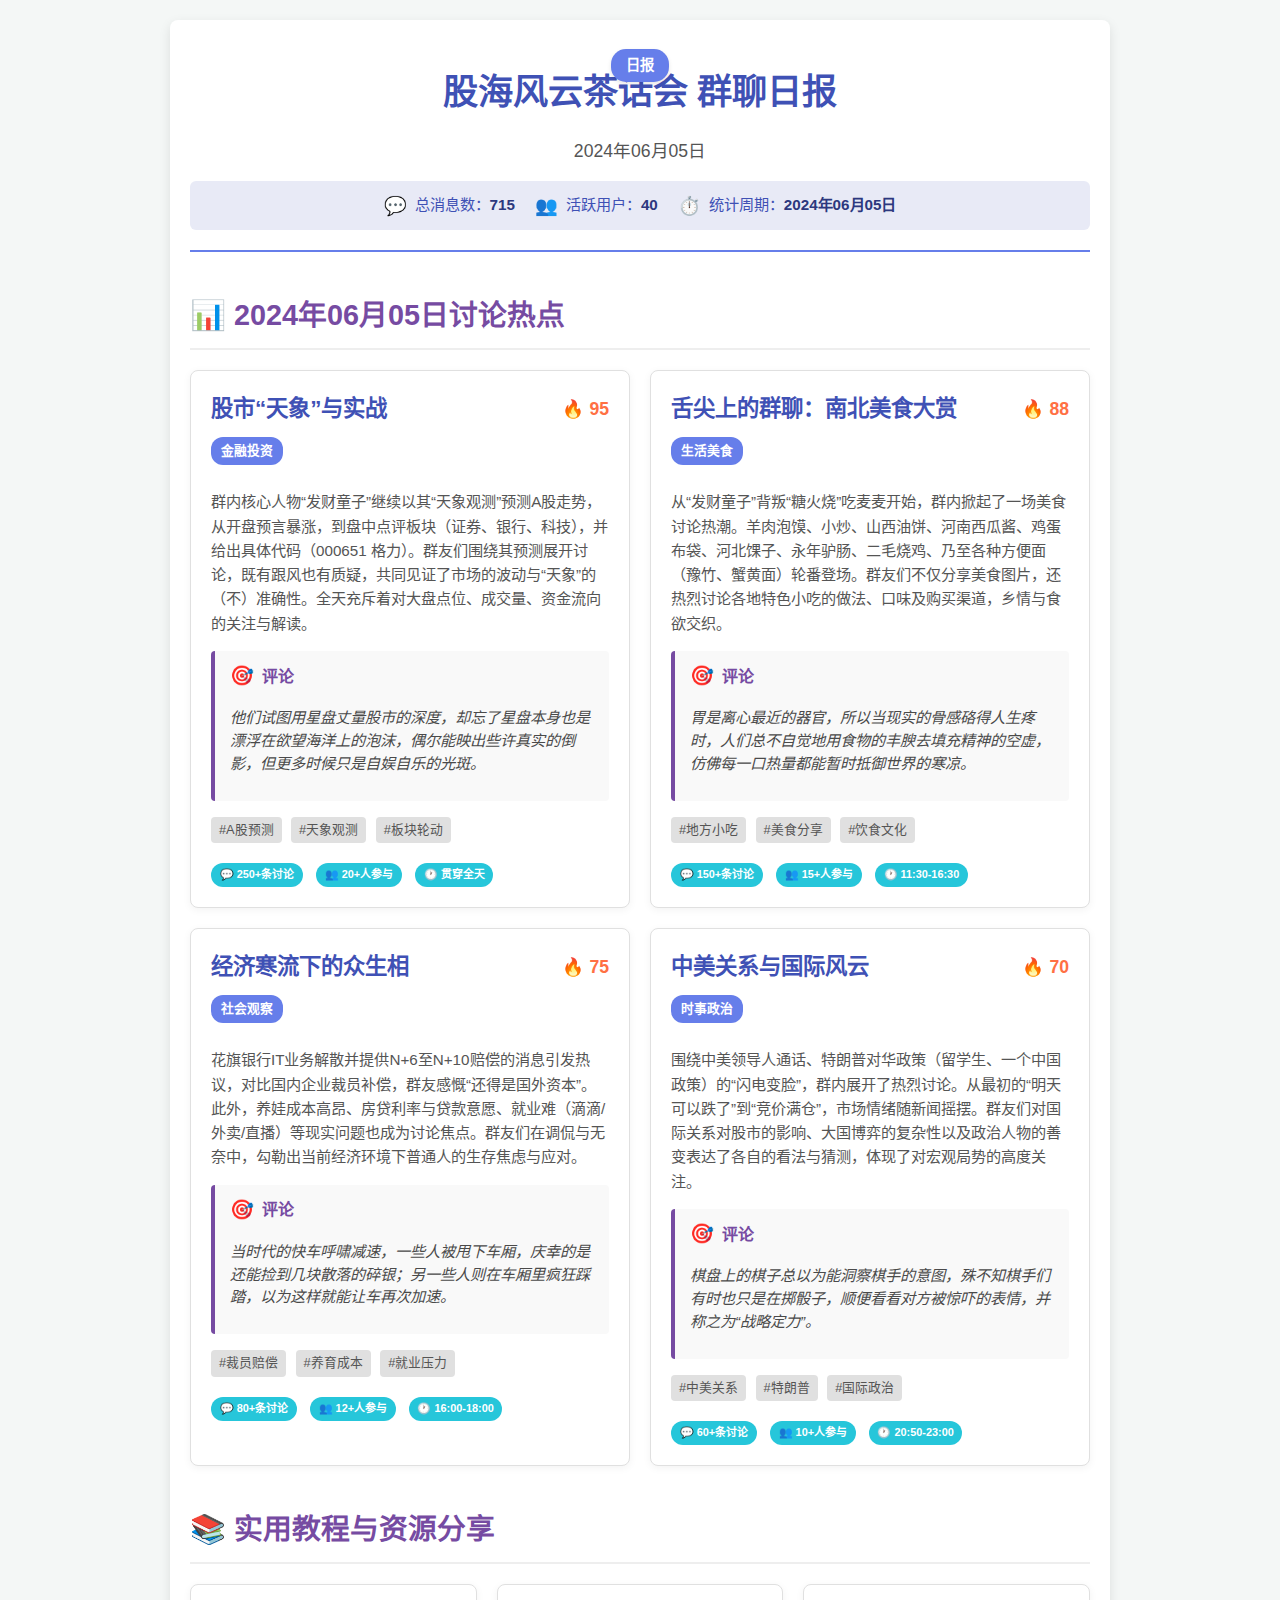
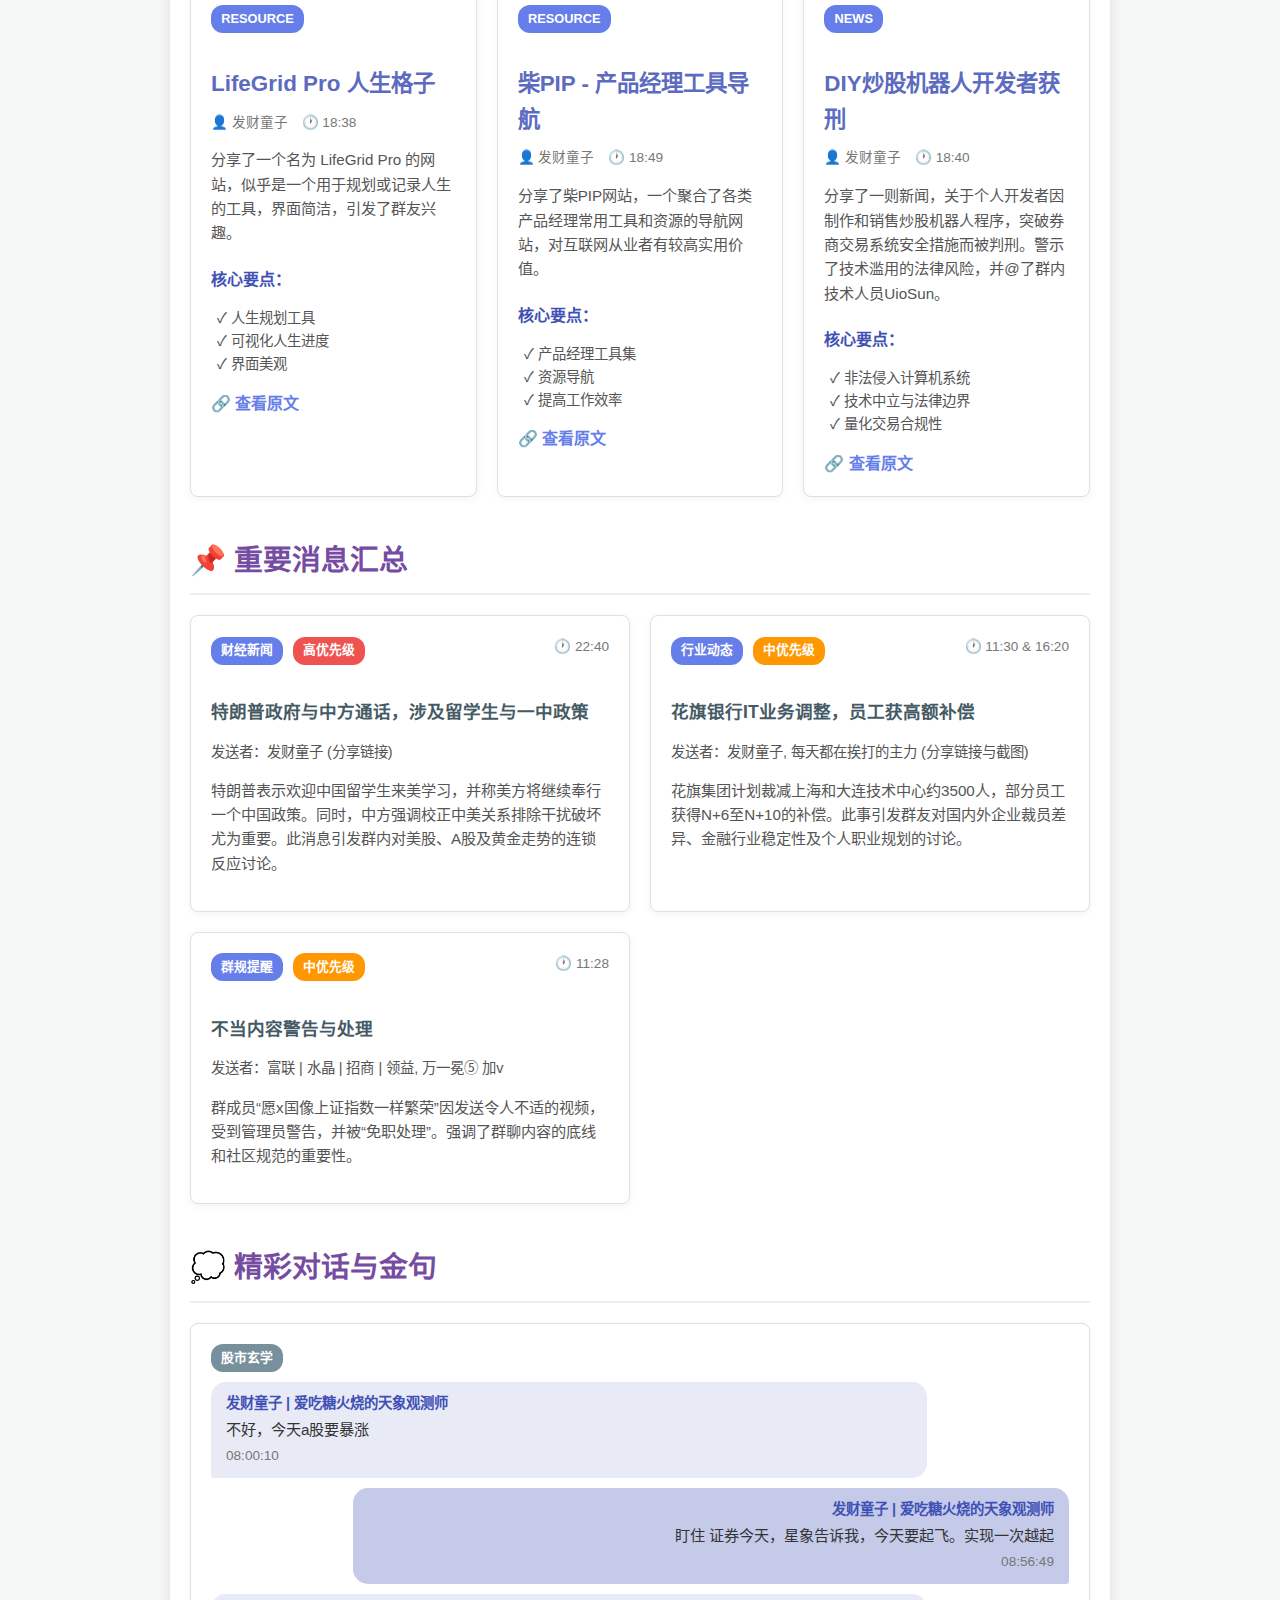
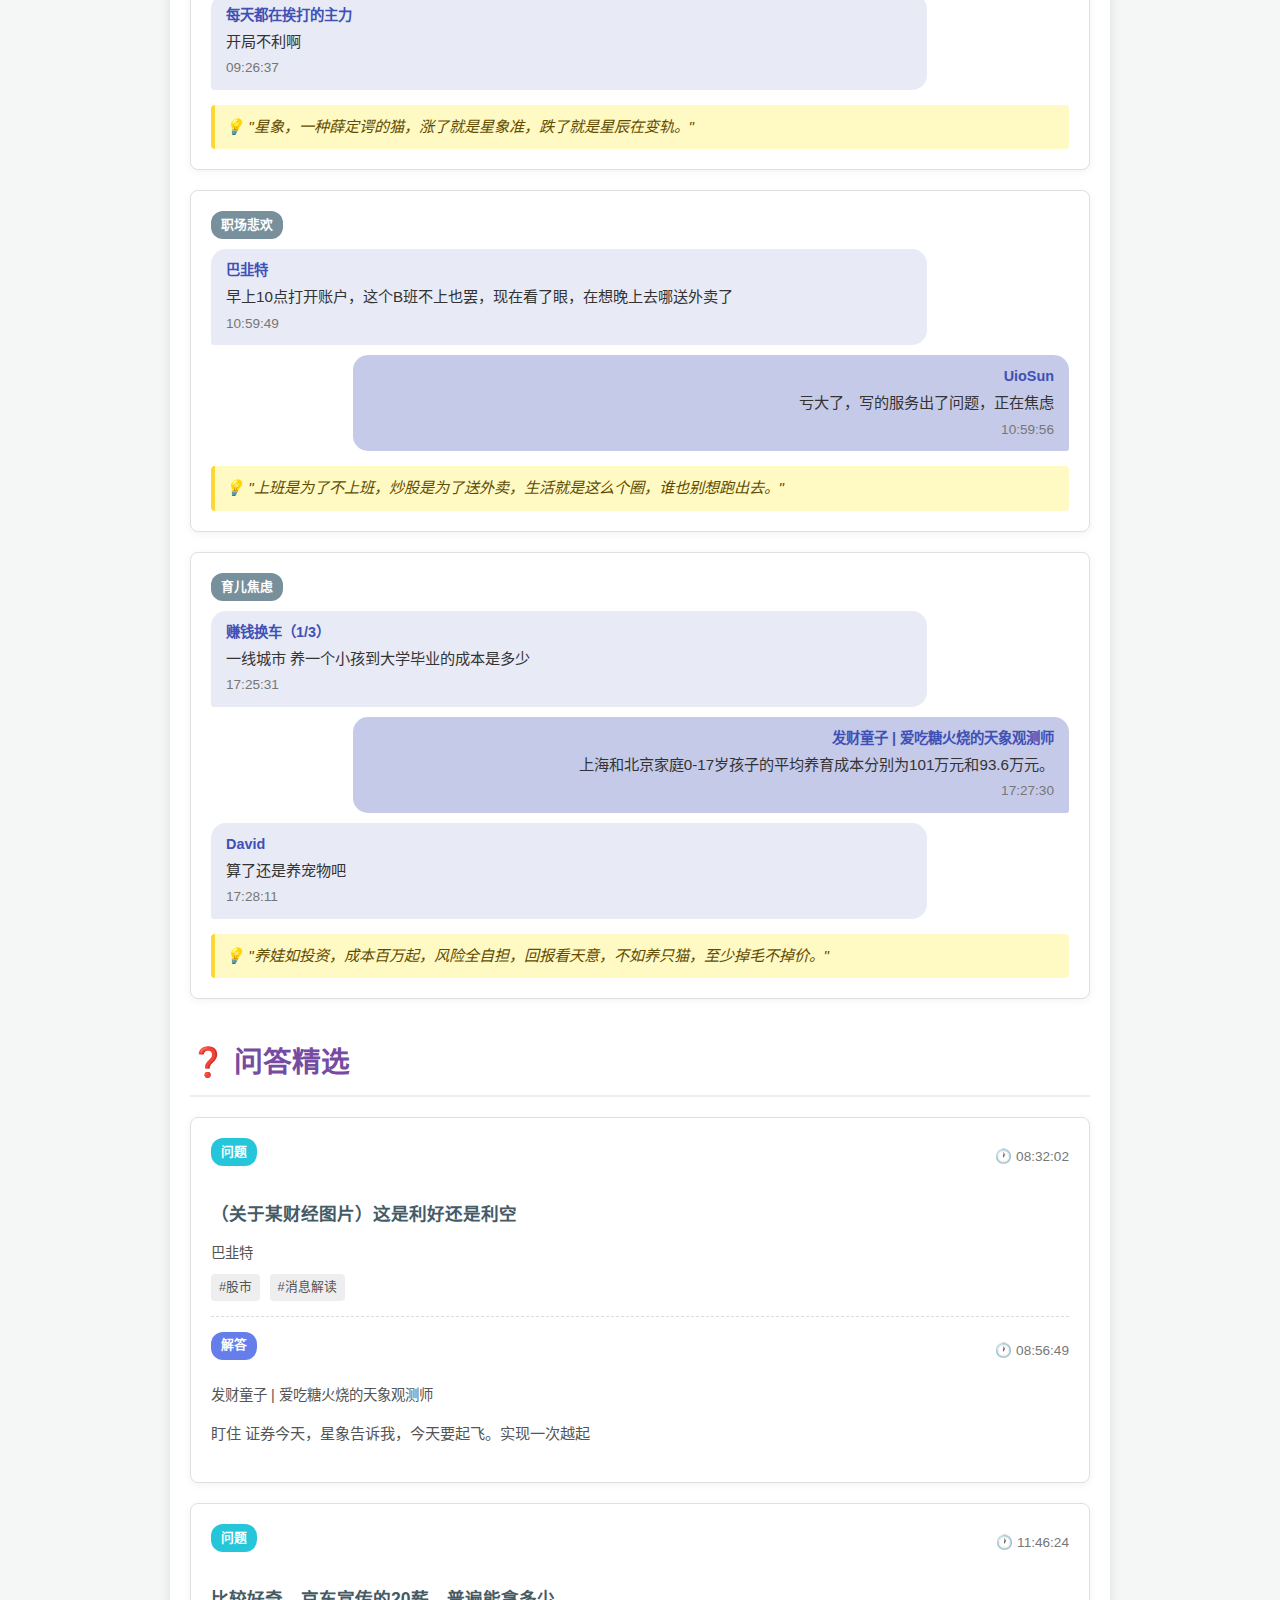
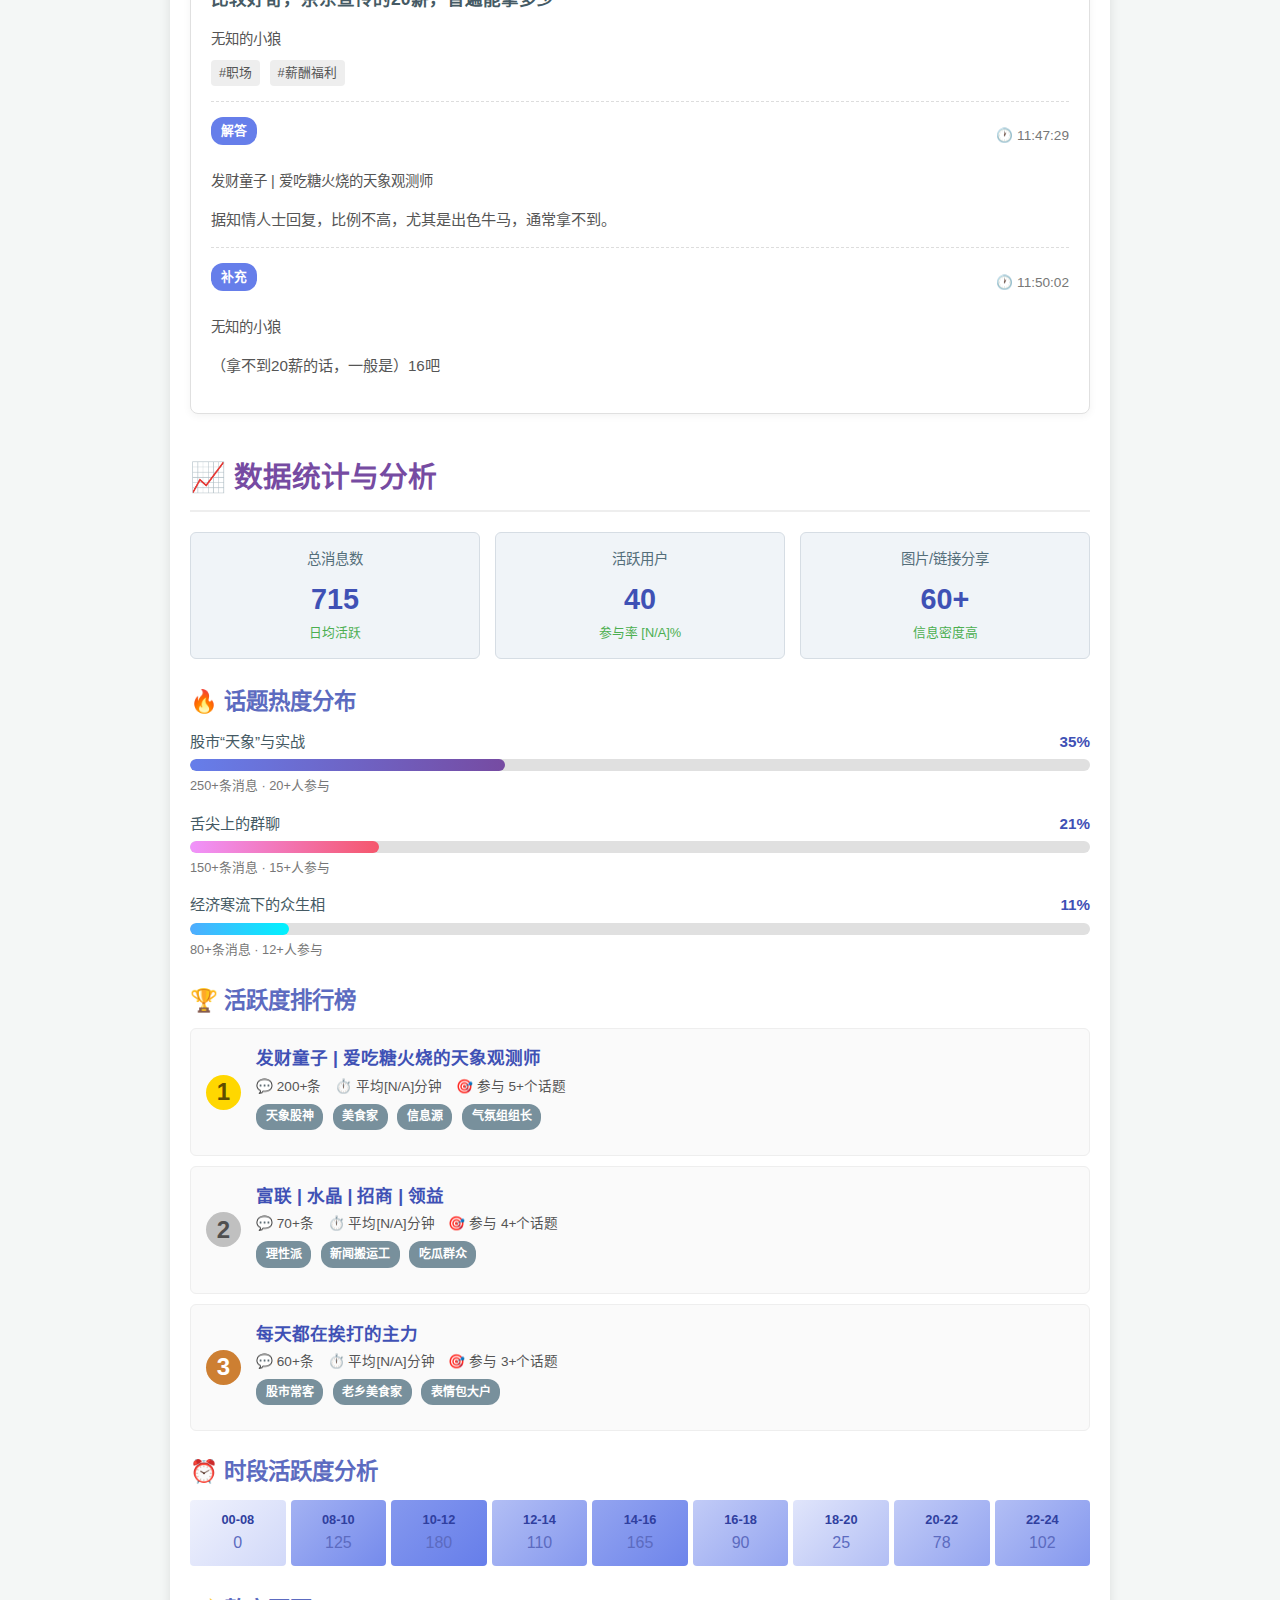
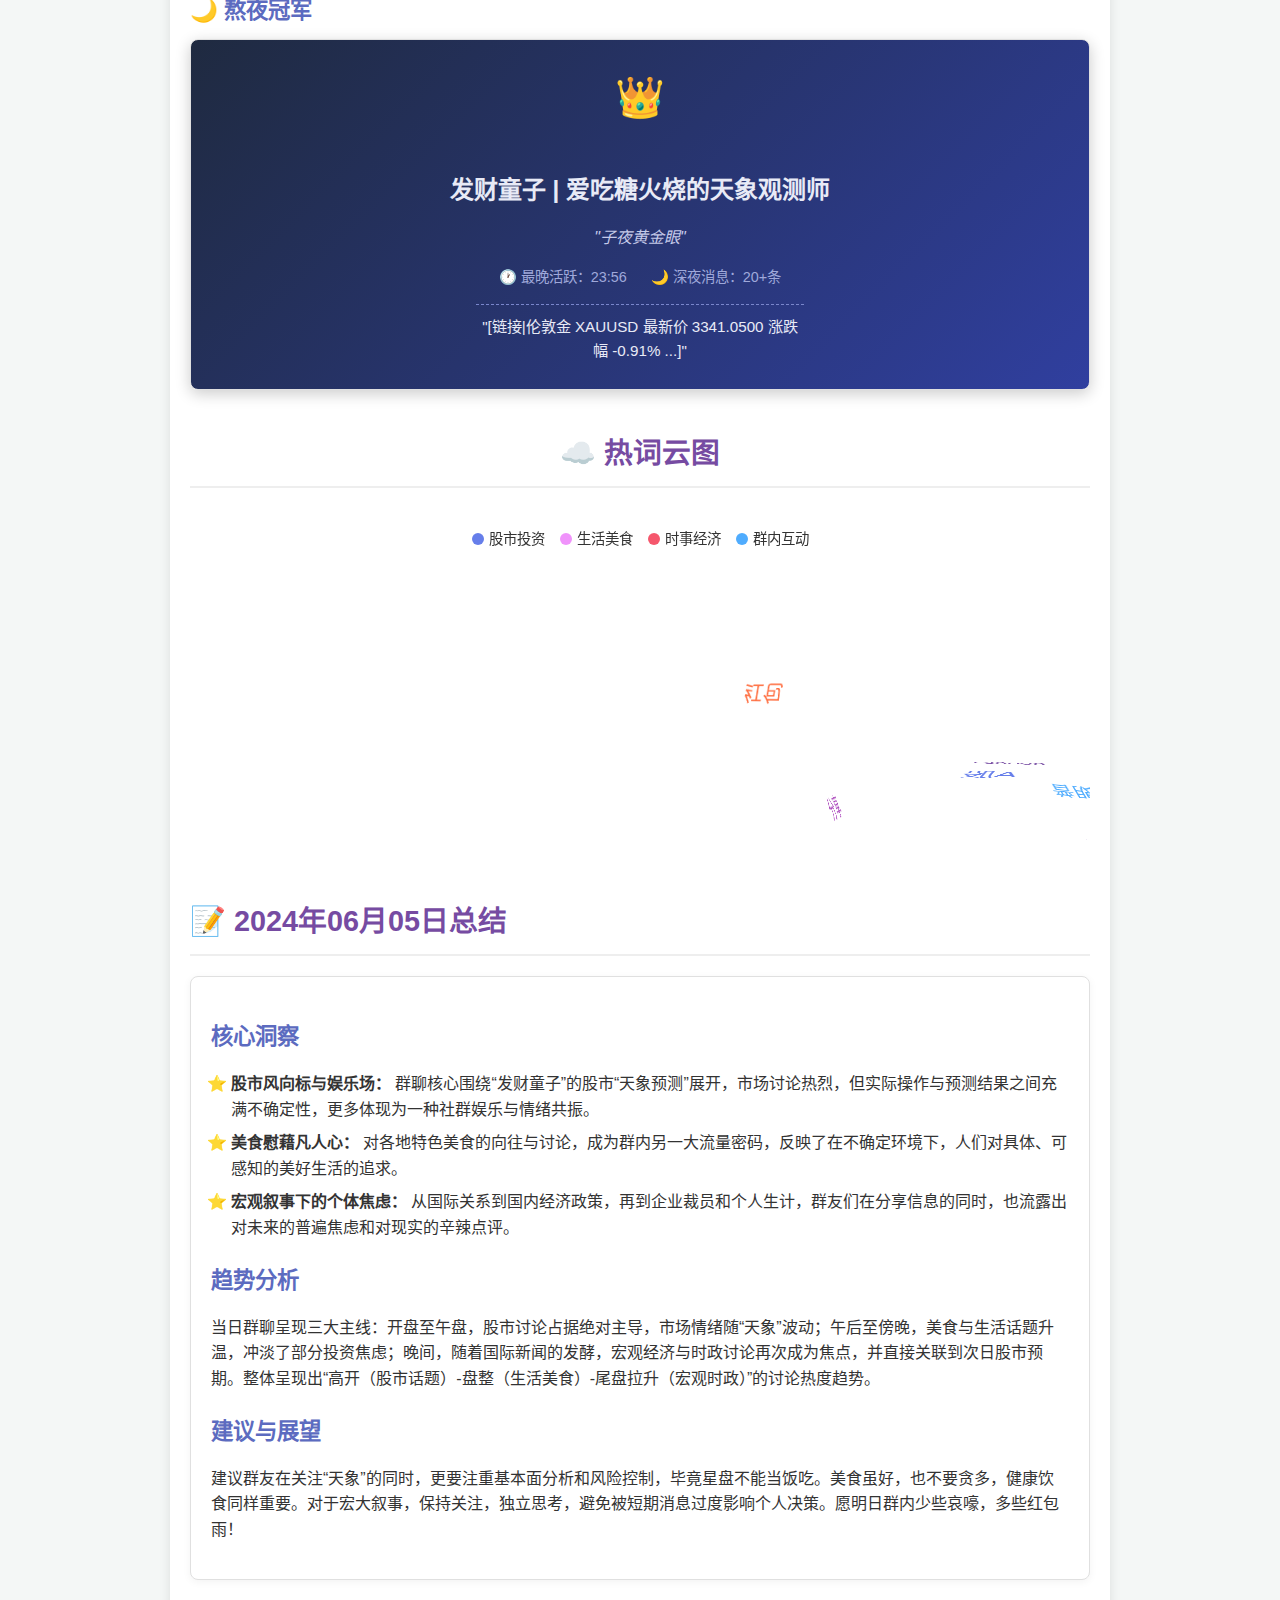
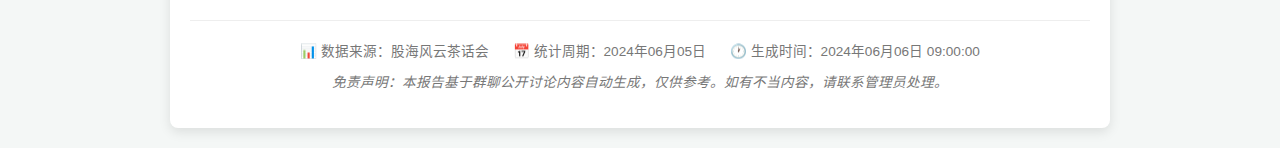
<file: index.html>
<!DOCTYPE html>
<html lang="zh-CN">
<head>
    <meta charset="UTF-8">
    <meta name="viewport" content="width=device-width, initial-scale=1.0">
    <title>股海风云茶话会 日报 - 2024年06月05日</title>
    <style>
        body {
            font-family: -apple-system, BlinkMacSystemFont, "Segoe UI", Roboto, "Helvetica Neue", Arial, sans-serif;
            line-height: 1.6;
            margin: 0;
            padding: 0;
            background-color: #f4f7f6;
            color: #333;
        }

        .container {
            max-width: 900px;
            margin: 20px auto;
            padding: 20px;
            background-color: #fff;
            border-radius: 8px;
            box-shadow: 0 4px 12px rgba(0, 0, 0, 0.1);
        }

        header {
            text-align: center;
            padding-bottom: 20px;
            border-bottom: 2px solid #667eea;
            margin-bottom: 30px;
            position: relative;
        }

        .report-type {
            position: absolute;
            top: -15px;
            left: 50%;
            transform: translateX(-50%);
            background-color: #667eea;
            color: white;
            padding: 5px 15px;
            border-radius: 15px;
            font-size: 0.9em;
            font-weight: bold;
            box-shadow: 0 2px 4px rgba(0,0,0,0.1);
        }

        header h1 {
            font-size: 2.2em;
            color: #3f51b5; /* Indigo */
            margin-bottom: 5px;
        }

        header .date {
            font-size: 1.1em;
            color: #555;
            margin-bottom: 15px;
        }

        .meta-info {
            display: flex;
            justify-content: center;
            align-items: center;
            gap: 20px;
            background-color: #e8eaf6; /* Light Indigo */
            padding: 10px;
            border-radius: 6px;
            font-size: 0.95em;
        }

        .meta-info-item {
            display: flex;
            align-items: center;
            color: #3f51b5;
        }
        .meta-info-item .meta-icon {
            font-size: 1.2em;
            margin-right: 8px;
        }
        .meta-info-item strong {
            color: #2c387e; /* Darker Indigo */
        }

        h2 {
            font-size: 1.8em;
            color: #764ba2; /* Purple */
            border-bottom: 2px solid #eee;
            padding-bottom: 10px;
            margin-top: 40px;
            margin-bottom: 20px;
        }
        
        h3 {
            font-size: 1.4em;
            color: #5c6bc0; /* Indigo Light */
            margin-bottom: 10px;
        }
        
        h4 {
            font-size: 1.1em;
            color: #455a64; /* Blue Grey */
            margin-bottom: 5px;
        }

        .card-grid {
            display: grid;
            gap: 20px;
        }

        .card-grid-1 { grid-template-columns: 1fr; }
        .card-grid-2 { grid-template-columns: repeat(auto-fit, minmax(300px, 1fr)); }
        .card-grid-3 { grid-template-columns: repeat(auto-fit, minmax(250px, 1fr)); }


        .card {
            background-color: #ffffff;
            border: 1px solid #e0e0e0;
            border-radius: 8px;
            padding: 20px;
            box-shadow: 0 2px 8px rgba(0, 0, 0, 0.05);
            transition: transform 0.2s ease-in-out, box-shadow 0.2s ease-in-out;
        }
        .card:hover {
            transform: translateY(-5px);
            box-shadow: 0 6px 16px rgba(0, 0, 0, 0.1);
        }

        .badge {
            display: inline-block;
            padding: 0.3em 0.8em;
            font-size: 0.8em;
            font-weight: 600;
            border-radius: 12px;
            margin-right: 5px;
            margin-bottom: 10px;
        }

        .badge-primary { background-color: #667eea; color: white; }
        .badge-secondary { background-color: #78909c; color: white; } /* Blue Grey */
        .badge-info { background-color: #26c6da; color: white; } /* Cyan */
        .priority-high { background-color: #ef5350; color: white; } /* Red */
        .priority-medium { background-color: #ff9800; color: white; } /* Orange */

        .topic-card-header {
            display: flex;
            justify-content: space-between;
            align-items: center;
            margin-bottom: 10px;
        }
        .topic-card-header h3 {
            margin: 0;
            color: #3f51b5;
        }

        .topic-heat {
            display: flex;
            align-items: center;
            font-size: 1.1em;
            color: #ff7043; /* Deep Orange */
        }
        .topic-heat span {
            margin-left: 5px;
            font-weight: bold;
        }
        
        .topic-summary, .tutorial-summary, .message-content p, .answer-content p {
            color: #555;
            font-size: 0.95em;
            margin-bottom: 15px;
        }

        .deep-comment {
            background-color: #f9f9f9;
            border-left: 4px solid #764ba2;
            padding: 10px 15px;
            margin-top: 15px;
            margin-bottom: 15px;
            border-radius: 4px;
        }
        .comment-header {
            display: flex;
            align-items: center;
            margin-bottom: 5px;
        }
        .comment-icon {
            font-size: 1.2em;
            color: #764ba2;
            margin-right: 8px;
        }
        .comment-label {
            font-weight: bold;
            color: #764ba2;
        }
        .comment-text {
            font-style: italic;
            color: #4a4a4a;
            font-size: 0.95em;
            line-height: 1.5;
        }

        .topic-keywords .keyword {
            display: inline-block;
            background-color: #e0e0e0;
            color: #555;
            padding: 3px 8px;
            border-radius: 4px;
            font-size: 0.8em;
            margin-right: 5px;
            margin-bottom: 5px;
        }

        .topic-stats {
            margin-top: 15px;
            font-size: 0.85em;
            display: flex;
            flex-wrap: wrap;
            gap: 8px;
        }
        .topic-stats .badge { margin-bottom: 0; }
        
        .tutorial-meta {
            font-size: 0.85em;
            color: #777;
            margin-bottom: 10px;
        }
        .tutorial-meta span { margin-right: 10px; }
        
        .key-points ul {
            list-style-type: "✓ ";
            padding-left: 20px;
            font-size: 0.9em;
            color: #555;
        }
        .key-points h4 {
            font-size: 1em;
            color: #3f51b5;
            margin-bottom: 5px;
        }

        .tutorial-link a {
            color: #667eea;
            text-decoration: none;
            font-weight: bold;
        }
        .tutorial-link a:hover { text-decoration: underline; }

        .message-header {
            display: flex;
            justify-content: space-between;
            align-items: flex-start;
            margin-bottom: 10px;
        }
        .message-time {
            font-size: 0.85em;
            color: #777;
        }
        .message-sender {
            font-size: 0.9em;
            color: #555;
            margin-bottom: 8px;
        }

        .dialogue-content {
            margin-bottom: 15px;
        }
        .dialogue-bubble {
            padding: 10px 15px;
            border-radius: 15px;
            margin-bottom: 10px;
            max-width: 80%;
            word-wrap: break-word;
        }
        .dialogue-bubble.left {
            background-color: #e8eaf6; /* Light Indigo */
            margin-right: auto;
            border-bottom-left-radius: 3px;
        }
        .dialogue-bubble.right {
            background-color: #c5cae9; /* Indigo lighter */
            margin-left: auto;
            border-bottom-right-radius: 3px;
            text-align: right;
        }
        .dialogue-speaker {
            font-weight: bold;
            font-size: 0.9em;
            color: #3f51b5;
            margin-bottom: 3px;
        }
        .dialogue-bubble p { margin: 0; font-size: 0.95em; }

        .dialogue-highlight {
            background-color: #fff9c4; /* Light Yellow */
            border-left: 4px solid #fdd835; /* Yellow */
            padding: 10px;
            font-style: italic;
            font-size: 0.95em;
            color: #5f4c00;
            border-radius: 4px;
        }
        
        .question { margin-bottom: 15px; }
        .question-header, .answer-header {
            display: flex;
            justify-content: space-between;
            align-items: center;
            margin-bottom: 5px;
        }
        .question-time, .answer-time { font-size: 0.85em; color: #777; }
        .question-asker, .answer-responder { font-size: 0.9em; color: #555; margin-bottom: 8px; }
        .question-tags .tag {
            display: inline-block;
            background-color: #eee;
            color: #555;
            padding: 3px 8px;
            border-radius: 4px;
            font-size: 0.8em;
            margin-right: 5px;
        }
        .answers .answer {
            border-top: 1px dashed #ddd;
            padding-top: 15px;
        }
        
        .analytics-grid {
            display: grid;
            grid-template-columns: repeat(auto-fit, minmax(200px, 1fr));
            gap: 15px;
            margin-bottom: 25px;
        }
        .stat-card {
            background-color: #f0f4f8; /* Light blue-grey */
            padding: 15px;
            border-radius: 6px;
            text-align: center;
            border: 1px solid #d6dde4;
        }
        .stat-label { font-size: 0.9em; color: #546e7a; /* Blue Grey Darker */ margin-bottom: 5px; }
        .stat-number { font-size: 1.8em; font-weight: bold; color: #3f51b5; }
        .stat-change { font-size: 0.8em; color: #4caf50; /* Green */ }
        .stat-card .stat-change.negative { color: #f44336; /* Red */ }

        .heat-distribution .heat-item {
            margin-bottom: 15px;
        }
        .heat-header {
            display: flex;
            justify-content: space-between;
            margin-bottom: 5px;
            font-size: 0.95em;
        }
        .heat-topic { font-weight: 500; color: #455a64; }
        .heat-percentage { font-weight: bold; color: #3f51b5; }
        .heat-bar {
            height: 12px;
            background-color: #e0e0e0;
            border-radius: 6px;
            overflow: hidden;
        }
        .heat-fill {
            height: 100%;
            border-radius: 6px;
        }
        .heat-stats {
            font-size: 0.8em;
            color: #777;
            margin-top: 5px;
        }
        
        .participants-ranking .participant-card {
            display: flex;
            align-items: center;
            background-color: #fafafa;
            padding: 15px;
            border-radius: 6px;
            margin-bottom: 10px;
            border: 1px solid #eee;
        }
        .participant-rank {
            font-size: 1.5em;
            font-weight: bold;
            color: #fff;
            width: 35px;
            height: 35px;
            border-radius: 50%;
            display: flex;
            align-items: center;
            justify-content: center;
            margin-right: 15px;
            flex-shrink: 0;
        }
        .rank-1 { background-color: #ffd700; color: #5f4c00;} /* Gold */
        .rank-2 { background-color: #c0c0c0; color: #4f4f4f;} /* Silver */
        .rank-3 { background-color: #cd7f32; color: #fff;} /* Bronze */
        .participant-info { flex-grow: 1; }
        .participant-name { font-weight: bold; font-size: 1.1em; color: #3f51b5; margin-bottom: 3px; }
        .participant-stats { font-size: 0.85em; color: #555; margin-bottom: 5px; }
        .participant-stats span { margin-right: 10px; }
        .participant-traits .badge { font-size: 0.75em; }

        .time-activity .time-chart {
            display: flex;
            flex-wrap: wrap; /* Allow wrapping for smaller screens */
            justify-content: space-between;
            gap: 5px; /* Add gap between slots */
        }
        .time-slot {
            flex: 1 1 calc(100%/12 - 10px); /* Adjust for 12 slots per row, considering gaps */
            min-width: 60px; /* Minimum width for readability */
            padding: 10px 5px;
            text-align: center;
            border-radius: 4px;
            margin-bottom: 5px; /* Add margin for rows */
            transition: background-color 0.3s ease;
        }
        .time-slot:hover {
             filter: brightness(110%);
        }
        .time-hour { font-size: 0.8em; font-weight: bold; color: #303f9f; /* Indigo Dark */ }
        .time-count { font-size: 1em; color: #5c6bc0; }

        .night-owl-card {
            background: linear-gradient(135deg, #1f2a40 0%, #303f9f 100%); /* Dark Blue gradient */
            color: white;
            padding: 25px;
            border-radius: 8px;
            text-align: center;
            box-shadow: 0 4px 15px rgba(0,0,0,0.2);
        }
        .owl-content {
            display: flex;
            flex-direction: column;
            align-items: center;
        }
        .owl-crown {
            font-size: 2.5em;
            margin-bottom: 10px;
        }
        .owl-info h4 {
            font-size: 1.5em;
            color: #e8eaf6; /* Light Indigo for contrast */
            margin-bottom: 5px;
        }
        .owl-title {
            font-size: 1em;
            font-style: italic;
            color: #c5cae9; /* Lighter Indigo */
            margin-bottom: 15px;
        }
        .owl-stats {
            font-size: 0.9em;
            color: #9fa8da; /* Even Lighter Indigo */
            margin-bottom: 15px;
        }
        .owl-stats span { margin: 0 10px; }
        .owl-quote {
            font-size: 0.95em;
            color: #e8eaf6;
            border-top: 1px dashed #7986cb;
            padding-top: 10px;
            max-width: 80%;
            margin: 0 auto;
        }

        .word-cloud {
            text-align: center;
        }
        .cloud-container {
            position: relative;
            width: 100%;
            height: 350px; /* Adjust as needed */
            perspective: 1000px;
            margin: 20px 0;
            overflow: hidden; /* Hide words outside bounds */
        }
        .cloud-3d {
            position: absolute;
            top: 50%;
            left: 50%;
            width: 100%; /* Ensure it spans */
            height: 100%; /* Ensure it spans */
            transform-style: preserve-3d;
            animation: rotateCloud 40s linear infinite;
        }
        .cloud-layer { /* Use this if you want multiple layers, or just put words in cloud-3d */
            position: absolute;
            width: 100%;
            height: 100%;
            transform-style: preserve-3d;
        }
        .cloud-word {
            position: absolute;
            padding: 5px 10px;
            border-radius: 5px;
            background-color: rgba(255, 255, 255, 0.1);
            cursor: default;
            user-select: none;
            /* Dynamic styles (left, top, font-size, color, transform) will be set inline */
        }
        @keyframes rotateCloud {
            0% { transform: translate(-50%, -50%) rotateY(0deg) rotateX(0deg); }
            100% { transform: translate(-50%, -50%) rotateY(360deg) rotateX(10deg); }
        }
        .cloud-legend {
            margin-top: 20px;
            display: flex;
            justify-content: center;
            flex-wrap: wrap;
            gap: 15px;
        }
        .legend-item {
            display: flex;
            align-items: center;
            font-size: 0.9em;
        }
        .legend-dot {
            width: 12px;
            height: 12px;
            border-radius: 50%;
            margin-right: 5px;
        }

        .summary ul {
            list-style-type: "⭐ ";
            padding-left: 20px;
        }
        .summary ul li { margin-bottom: 8px; }
        
        footer {
            text-align: center;
            margin-top: 40px;
            padding-top: 20px;
            border-top: 1px solid #eee;
            font-size: 0.85em;
            color: #777;
        }
        .footer-info span { margin: 0 10px; }
        .disclaimer { margin-top: 10px; font-style: italic; }

    </style>
</head>
<body>
    <div class="container">
        <!-- 头部信息 -->
        <header>
            <div class="report-type">日报</div>
            <h1>股海风云茶话会 群聊日报</h1>
            <p class="date">2024年06月05日</p>
            <div class="meta-info">
                <div class="meta-info-item">
                    <span class="meta-icon">💬</span>
                    <span>总消息数：<strong>715</strong></span>
                </div>
                <div class="meta-info-item">
                    <span class="meta-icon">👥</span>
                    <span>活跃用户：<strong>40</strong></span>
                </div>
                <div class="meta-info-item">
                    <span class="meta-icon">⏱️</span>
                    <span>统计周期：<strong>2024年06月05日</strong></span>
                </div>
            </div>
        </header>

        <!-- 1. 讨论热点 -->
        <section class="hot-topics">
            <h2>📊 2024年06月05日讨论热点</h2>
            <div class="card-grid card-grid-2">
                <div class="card topic-card">
                    <div class="topic-card-header">
                        <h3>股市“天象”与实战</h3>
                        <div class="topic-heat">
                            🔥 <span>95</span>
                        </div>
                    </div>
                    <span class="badge badge-primary">金融投资</span>
                    <p class="topic-summary">群内核心人物“发财童子”继续以其“天象观测”预测A股走势，从开盘预言暴涨，到盘中点评板块（证券、银行、科技），并给出具体代码（000651 格力）。群友们围绕其预测展开讨论，既有跟风也有质疑，共同见证了市场的波动与“天象”的（不）准确性。全天充斥着对大盘点位、成交量、资金流向的关注与解读。</p>
                    <div class="deep-comment">
                        <div class="comment-header">
                            <span class="comment-icon">🎯</span>
                            <span class="comment-label">评论</span>
                        </div>
                        <div class="comment-content">
                            <p class="comment-text">他们试图用星盘丈量股市的深度，却忘了星盘本身也是漂浮在欲望海洋上的泡沫，偶尔能映出些许真实的倒影，但更多时候只是自娱自乐的光斑。</p>
                        </div>
                    </div>
                    <div class="topic-keywords">
                        <span class="keyword">#A股预测</span>
                        <span class="keyword">#天象观测</span>
                        <span class="keyword">#板块轮动</span>
                    </div>
                    <div class="topic-stats">
                        <span class="badge badge-info">💬 250+条讨论</span>
                        <span class="badge badge-info">👥 20+人参与</span>
                        <span class="badge badge-info">🕐 贯穿全天</span>
                    </div>
                </div>

                <div class="card topic-card">
                    <div class="topic-card-header">
                        <h3>舌尖上的群聊：南北美食大赏</h3>
                        <div class="topic-heat">
                            🔥 <span>88</span>
                        </div>
                    </div>
                    <span class="badge badge-primary">生活美食</span>
                    <p class="topic-summary">从“发财童子”背叛“糖火烧”吃麦麦开始，群内掀起了一场美食讨论热潮。羊肉泡馍、小炒、山西油饼、河南西瓜酱、鸡蛋布袋、河北馃子、永年驴肠、二毛烧鸡、乃至各种方便面（豫竹、蟹黄面）轮番登场。群友们不仅分享美食图片，还热烈讨论各地特色小吃的做法、口味及购买渠道，乡情与食欲交织。</p>
                    <div class="deep-comment">
                        <div class="comment-header">
                            <span class="comment-icon">🎯</span>
                            <span class="comment-label">评论</span>
                        </div>
                        <div class="comment-content">
                            <p class="comment-text">胃是离心最近的器官，所以当现实的骨感硌得人生疼时，人们总不自觉地用食物的丰腴去填充精神的空虚，仿佛每一口热量都能暂时抵御世界的寒凉。</p>
                        </div>
                    </div>
                    <div class="topic-keywords">
                        <span class="keyword">#地方小吃</span>
                        <span class="keyword">#美食分享</span>
                        <span class="keyword">#饮食文化</span>
                    </div>
                    <div class="topic-stats">
                        <span class="badge badge-info">💬 150+条讨论</span>
                        <span class="badge badge-info">👥 15+人参与</span>
                        <span class="badge badge-info">🕐 11:30-16:30</span>
                    </div>
                </div>

                <div class="card topic-card">
                    <div class="topic-card-header">
                        <h3>经济寒流下的众生相</h3>
                        <div class="topic-heat">
                            🔥 <span>75</span>
                        </div>
                    </div>
                    <span class="badge badge-primary">社会观察</span>
                    <p class="topic-summary">花旗银行IT业务解散并提供N+6至N+10赔偿的消息引发热议，对比国内企业裁员补偿，群友感慨“还得是国外资本”。此外，养娃成本高昂、房贷利率与贷款意愿、就业难（滴滴/外卖/直播）等现实问题也成为讨论焦点。群友们在调侃与无奈中，勾勒出当前经济环境下普通人的生存焦虑与应对。</p>
                    <div class="deep-comment">
                        <div class="comment-header">
                            <span class="comment-icon">🎯</span>
                            <span class="comment-label">评论</span>
                        </div>
                        <div class="comment-content">
                            <p class="comment-text">当时代的快车呼啸减速，一些人被甩下车厢，庆幸的是还能捡到几块散落的碎银；另一些人则在车厢里疯狂踩踏，以为这样就能让车再次加速。</p>
                        </div>
                    </div>
                    <div class="topic-keywords">
                        <span class="keyword">#裁员赔偿</span>
                        <span class="keyword">#养育成本</span>
                        <span class="keyword">#就业压力</span>
                    </div>
                    <div class="topic-stats">
                        <span class="badge badge-info">💬 80+条讨论</span>
                        <span class="badge badge-info">👥 12+人参与</span>
                        <span class="badge badge-info">🕐 16:00-18:00</span>
                    </div>
                </div>
                
                <div class="card topic-card">
                    <div class="topic-card-header">
                        <h3>中美关系与国际风云</h3>
                        <div class="topic-heat">
                            🔥 <span>70</span>
                        </div>
                    </div>
                    <span class="badge badge-primary">时事政治</span>
                    <p class="topic-summary">围绕中美领导人通话、特朗普对华政策（留学生、一个中国政策）的“闪电变脸”，群内展开了热烈讨论。从最初的“明天可以跌了”到“竞价满仓”，市场情绪随新闻摇摆。群友们对国际关系对股市的影响、大国博弈的复杂性以及政治人物的善变表达了各自的看法与猜测，体现了对宏观局势的高度关注。</p>
                    <div class="deep-comment">
                        <div class="comment-header">
                            <span class="comment-icon">🎯</span>
                            <span class="comment-label">评论</span>
                        </div>
                        <div class="comment-content">
                            <p class="comment-text">棋盘上的棋子总以为能洞察棋手的意图，殊不知棋手们有时也只是在掷骰子，顺便看看对方被惊吓的表情，并称之为“战略定力”。</p>
                        </div>
                    </div>
                    <div class="topic-keywords">
                        <span class="keyword">#中美关系</span>
                        <span class="keyword">#特朗普</span>
                        <span class="keyword">#国际政治</span>
                    </div>
                    <div class="topic-stats">
                        <span class="badge badge-info">💬 60+条讨论</span>
                        <span class="badge badge-info">👥 10+人参与</span>
                        <span class="badge badge-info">🕐 20:50-23:00</span>
                    </div>
                </div>
            </div>
        </section>
        
        <!-- 2. 实用教程与资源分享 -->
        <section class="tutorials">
            <h2>📚 实用教程与资源分享</h2>
            <div class="card-grid card-grid-3">
                <div class="card tutorial-card">
                    <span class="badge badge-primary">RESOURCE</span>
                    <h3>LifeGrid Pro 人生格子</h3>
                    <div class="tutorial-meta">
                        <span>👤 发财童子</span>
                        <span>🕐 18:38</span>
                    </div>
                    <p class="tutorial-summary">分享了一个名为 LifeGrid Pro 的网站，似乎是一个用于规划或记录人生的工具，界面简洁，引发了群友兴趣。</p>
                    <div class="key-points">
                        <h4>核心要点：</h4>
                        <ul>
                            <li>人生规划工具</li>
                            <li>可视化人生进度</li>
                            <li>界面美观</li>
                        </ul>
                    </div>
                    <div class="tutorial-link">
                        <a href="https://lifegrid.pro/#" target="_blank">🔗 查看原文</a>
                    </div>
                </div>
                <div class="card tutorial-card">
                    <span class="badge badge-primary">RESOURCE</span>
                    <h3>柴PIP - 产品经理工具导航</h3>
                    <div class="tutorial-meta">
                        <span>👤 发财童子</span>
                        <span>🕐 18:49</span>
                    </div>
                    <p class="tutorial-summary">分享了柴PIP网站，一个聚合了各类产品经理常用工具和资源的导航网站，对互联网从业者有较高实用价值。</p>
                    <div class="key-points">
                        <h4>核心要点：</h4>
                        <ul>
                            <li>产品经理工具集</li>
                            <li>资源导航</li>
                            <li>提高工作效率</li>
                        </ul>
                    </div>
                    <div class="tutorial-link">
                        <a href="https://www.chaipip.com/" target="_blank">🔗 查看原文</a>
                    </div>
                </div>
                <div class="card tutorial-card">
                    <span class="badge badge-primary">NEWS</span>
                    <h3>DIY炒股机器人开发者获刑</h3>
                    <div class="tutorial-meta">
                        <span>👤 发财童子</span>
                        <span>🕐 18:40</span>
                    </div>
                    <p class="tutorial-summary">分享了一则新闻，关于个人开发者因制作和销售炒股机器人程序，突破券商交易系统安全措施而被判刑。警示了技术滥用的法律风险，并@了群内技术人员UioSun。</p>
                    <div class="key-points">
                        <h4>核心要点：</h4>
                        <ul>
                            <li>非法侵入计算机系统</li>
                            <li>技术中立与法律边界</li>
                            <li>量化交易合规性</li>
                        </ul>
                    </div>
                    <div class="tutorial-link">
                        <a href="https://mp.weixin.qq.com/s/pC4GKGwL94rAJP1Yf7GXUg" target="_blank">🔗 查看原文</a>
                    </div>
                </div>
            </div>
        </section>
        
        <!-- 3. 重要消息汇总 -->
        <section class="important-messages">
            <h2>📌 重要消息汇总</h2>
            <div class="card-grid card-grid-2">
                <div class="card message-card">
                    <div class="message-header">
                        <div>
                            <span class="badge badge-primary">财经新闻</span>
                            <span class="badge priority-high">高优先级</span>
                        </div>
                        <span class="message-time">🕐 22:40</span>
                    </div>
                    <h4>特朗普政府与中方通话，涉及留学生与一中政策</h4>
                    <p class="message-sender">发送者：发财童子 (分享链接)</p>
                    <div class="message-content">
                        <p>特朗普表示欢迎中国留学生来美学习，并称美方将继续奉行一个中国政策。同时，中方强调校正中美关系排除干扰破坏尤为重要。此消息引发群内对美股、A股及黄金走势的连锁反应讨论。</p>
                    </div>
                </div>
                 <div class="card message-card">
                    <div class="message-header">
                        <div>
                            <span class="badge badge-primary">行业动态</span>
                            <span class="badge priority-medium">中优先级</span>
                        </div>
                        <span class="message-time">🕐 11:30 & 16:20</span>
                    </div>
                    <h4>花旗银行IT业务调整，员工获高额补偿</h4>
                    <p class="message-sender">发送者：发财童子, 每天都在挨打的主力 (分享链接与截图)</p>
                    <div class="message-content">
                        <p>花旗集团计划裁减上海和大连技术中心约3500人，部分员工获得N+6至N+10的补偿。此事引发群友对国内外企业裁员差异、金融行业稳定性及个人职业规划的讨论。</p>
                    </div>
                </div>
                <div class="card message-card">
                    <div class="message-header">
                        <div>
                            <span class="badge badge-primary">群规提醒</span>
                            <span class="badge priority-medium">中优先级</span>
                        </div>
                        <span class="message-time">🕐 11:28</span>
                    </div>
                    <h4>不当内容警告与处理</h4>
                    <p class="message-sender">发送者：富联 | 水晶 | 招商 | 领益, 万一冕⑤ 加v</p>
                    <div class="message-content">
                        <p>群成员“愿x国像上证指数一样繁荣”因发送令人不适的视频，受到管理员警告，并被“免职处理”。强调了群聊内容的底线和社区规范的重要性。</p>
                    </div>
                </div>
            </div>
        </section>
        
        <!-- 4. 精彩对话 -->
        <section class="interesting-dialogues">
            <h2>💭 精彩对话与金句</h2>
            <div class="card-grid card-grid-1">
                <div class="card dialogue-card">
                    <span class="badge badge-secondary">股市玄学</span>
                    <div class="dialogue-content">
                        <div class="dialogue-bubble left">
                            <div class="dialogue-speaker">发财童子 | 爱吃糖火烧的天象观测师</div>
                            <p>不好，今天a股要暴涨</p>
                            <span class="message-time">08:00:10</span>
                        </div>
                        <div class="dialogue-bubble right">
                            <div class="dialogue-speaker">发财童子 | 爱吃糖火烧的天象观测师</div>
                            <p>盯住 证券今天，星象告诉我，今天要起飞。实现一次越起</p>
                            <span class="message-time">08:56:49</span>
                        </div>
                         <div class="dialogue-bubble left">
                            <div class="dialogue-speaker">每天都在挨打的主力</div>
                            <p>开局不利啊</p>
                            <span class="message-time">09:26:37</span>
                        </div>
                    </div>
                    <div class="dialogue-highlight">
                        💡 "星象，一种薛定谔的猫，涨了就是星象准，跌了就是星辰在变轨。"
                    </div>
                </div>
                <div class="card dialogue-card">
                    <span class="badge badge-secondary">职场悲欢</span>
                    <div class="dialogue-content">
                        <div class="dialogue-bubble left">
                            <div class="dialogue-speaker">巴韭特</div>
                            <p>早上10点打开账户，这个B班不上也罢，现在看了眼，在想晚上去哪送外卖了</p>
                            <span class="message-time">10:59:49</span>
                        </div>
                        <div class="dialogue-bubble right">
                            <div class="dialogue-speaker">UioSun</div>
                            <p>亏大了，写的服务出了问题，正在焦虑</p>
                            <span class="message-time">10:59:56</span>
                        </div>
                    </div>
                    <div class="dialogue-highlight">
                        💡 "上班是为了不上班，炒股是为了送外卖，生活就是这么个圈，谁也别想跑出去。"
                    </div>
                </div>
                 <div class="card dialogue-card">
                    <span class="badge badge-secondary">育儿焦虑</span>
                    <div class="dialogue-content">
                        <div class="dialogue-bubble left">
                            <div class="dialogue-speaker">赚钱换车（1/3）</div>
                            <p>一线城市 养一个小孩到大学毕业的成本是多少</p>
                            <span class="message-time">17:25:31</span>
                        </div>
                        <div class="dialogue-bubble right">
                            <div class="dialogue-speaker">发财童子 | 爱吃糖火烧的天象观测师</div>
                            <p>上海和北京家庭0-17岁孩子的平均养育成本分别为101万元和93.6万元。</p>
                            <span class="message-time">17:27:30</span>
                        </div>
                         <div class="dialogue-bubble left">
                            <div class="dialogue-speaker">David</div>
                            <p>算了还是养宠物吧</p>
                            <span class="message-time">17:28:11</span>
                        </div>
                    </div>
                    <div class="dialogue-highlight">
                        💡 "养娃如投资，成本百万起，风险全自担，回报看天意，不如养只猫，至少掉毛不掉价。"
                    </div>
                </div>
            </div>
        </section>
        
        <!-- 5. 问答精选 -->
        <section class="questions-answers">
            <h2>❓ 问答精选</h2>
            <div class="card-grid card-grid-1">
                <div class="card qa-card">
                    <div class="question">
                        <div class="question-header">
                            <span class="badge badge-info">问题</span>
                            <span class="question-time">🕐 08:32:02</span>
                        </div>
                        <h4>（关于某财经图片）这是利好还是利空</h4>
                        <p class="question-asker">巴韭特</p>
                        <div class="question-tags">
                            <span class="tag">#股市</span>
                            <span class="tag">#消息解读</span>
                        </div>
                    </div>
                    <div class="answers">
                        <div class="answer">
                            <div class="answer-header">
                                <span class="badge badge-primary">解答</span>
                                <span class="answer-time">🕐 08:56:49</span>
                            </div>
                            <p class="answer-responder">发财童子 | 爱吃糖火烧的天象观测师</p>
                            <div class="answer-content">
                                <p>盯住 证券今天，星象告诉我，今天要起飞。实现一次越起</p>
                            </div>
                        </div>
                    </div>
                </div>
                <div class="card qa-card">
                    <div class="question">
                        <div class="question-header">
                            <span class="badge badge-info">问题</span>
                            <span class="question-time">🕐 11:46:24</span>
                        </div>
                        <h4>比较好奇，京东宣传的20薪，普遍能拿多少</h4>
                        <p class="question-asker">无知的小狼</p>
                        <div class="question-tags">
                            <span class="tag">#职场</span>
                            <span class="tag">#薪酬福利</span>
                        </div>
                    </div>
                    <div class="answers">
                        <div class="answer">
                            <div class="answer-header">
                                <span class="badge badge-primary">解答</span>
                                <span class="answer-time">🕐 11:47:29</span>
                            </div>
                            <p class="answer-responder">发财童子 | 爱吃糖火烧的天象观测师</p>
                            <div class="answer-content">
                                <p>据知情人士回复，比例不高，尤其是出色牛马，通常拿不到。</p>
                            </div>
                        </div>
                         <div class="answer">
                            <div class="answer-header">
                                <span class="badge badge-primary">补充</span>
                                <span class="answer-time">🕐 11:50:02</span>
                            </div>
                            <p class="answer-responder">无知的小狼</p>
                            <div class="answer-content">
                                <p>（拿不到20薪的话，一般是）16吧</p>
                            </div>
                        </div>
                    </div>
                </div>
            </div>
        </section>
        
        <!-- 6. 数据统计与可视化 -->
        <section class="analytics">
            <h2>📈 数据统计与分析</h2>
            
            <div class="analytics-grid">
                <div class="stat-card">
                    <div class="stat-label">总消息数</div>
                    <div class="stat-number">715</div>
                    <div class="stat-change">日均活跃</div>
                </div>
                <div class="stat-card">
                    <div class="stat-label">活跃用户</div>
                    <div class="stat-number">40</div>
                    <div class="stat-change">参与率 [N/A]%</div>
                </div>
                <div class="stat-card">
                    <div class="stat-label">图片/链接分享</div>
                    <div class="stat-number">60+</div>
                    <div class="stat-change">信息密度高</div>
                </div>
            </div>
            
            <h3>🔥 话题热度分布</h3>
            <div class="heat-distribution">
                <div class="heat-item">
                    <div class="heat-header">
                        <span class="heat-topic">股市“天象”与实战</span>
                        <span class="heat-percentage">35%</span>
                    </div>
                    <div class="heat-bar">
                        <div class="heat-fill" style="width: 35%; background: linear-gradient(90deg, #667eea, #764ba2);"></div>
                    </div>
                    <div class="heat-stats">
                        <span>250+条消息</span> · <span>20+人参与</span>
                    </div>
                </div>
                <div class="heat-item">
                    <div class="heat-header">
                        <span class="heat-topic">舌尖上的群聊</span>
                        <span class="heat-percentage">21%</span>
                    </div>
                    <div class="heat-bar">
                        <div class="heat-fill" style="width: 21%; background: linear-gradient(90deg, #f093fb, #f5576c);"></div>
                    </div>
                    <div class="heat-stats">
                        <span>150+条消息</span> · <span>15+人参与</span>
                    </div>
                </div>
                 <div class="heat-item">
                    <div class="heat-header">
                        <span class="heat-topic">经济寒流下的众生相</span>
                        <span class="heat-percentage">11%</span>
                    </div>
                    <div class="heat-bar">
                        <div class="heat-fill" style="width: 11%; background: linear-gradient(90deg, #4facfe, #00f2fe);"></div>
                    </div>
                    <div class="heat-stats">
                        <span>80+条消息</span> · <span>12+人参与</span>
                    </div>
                </div>
            </div>
            
            <h3>🏆 活跃度排行榜</h3>
            <div class="participants-ranking">
                <div class="participant-card">
                    <div class="participant-rank rank-1">1</div>
                    <div class="participant-info">
                        <div class="participant-name">发财童子 | 爱吃糖火烧的天象观测师</div>
                        <div class="participant-stats">
                            <span>💬 200+条</span>
                            <span>⏱️ 平均[N/A]分钟</span>
                            <span>🎯 参与 5+个话题</span>
                        </div>
                        <div class="participant-traits">
                            <span class="badge badge-secondary">天象股神</span>
                            <span class="badge badge-secondary">美食家</span>
                            <span class="badge badge-secondary">信息源</span>
                            <span class="badge badge-secondary">气氛组组长</span>
                        </div>
                    </div>
                </div>
                <div class="participant-card">
                    <div class="participant-rank rank-2">2</div>
                    <div class="participant-info">
                        <div class="participant-name">富联 | 水晶 | 招商 | 领益</div>
                        <div class="participant-stats">
                            <span>💬 70+条</span>
                            <span>⏱️ 平均[N/A]分钟</span>
                            <span>🎯 参与 4+个话题</span>
                        </div>
                        <div class="participant-traits">
                            <span class="badge badge-secondary">理性派</span>
                            <span class="badge badge-secondary">新闻搬运工</span>
                            <span class="badge badge-secondary">吃瓜群众</span>
                        </div>
                    </div>
                </div>
                <div class="participant-card">
                    <div class="participant-rank rank-3">3</div>
                    <div class="participant-info">
                        <div class="participant-name">每天都在挨打的主力</div>
                        <div class="participant-stats">
                            <span>💬 60+条</span>
                            <span>⏱️ 平均[N/A]分钟</span>
                            <span>🎯 参与 3+个话题</span>
                        </div>
                        <div class="participant-traits">
                            <span class="badge badge-secondary">股市常客</span>
                            <span class="badge badge-secondary">老乡美食家</span>
                            <span class="badge badge-secondary">表情包大户</span>
                        </div>
                    </div>
                </div>
            </div>
            
            <h3>⏰ 时段活跃度分析</h3>
            <div class="time-activity">
                <div class="time-chart">
                    <div class="time-slot" style="background: linear-gradient(135deg, rgba(102, 126, 234, 0.1), rgba(102, 126, 234, 0.3));"><div class="time-hour">00-08</div><div class="time-count">0</div></div>
                    <div class="time-slot" style="background: linear-gradient(135deg, rgba(102, 126, 234, 0.6), rgba(102, 126, 234, 0.9));"><div class="time-hour">08-10</div><div class="time-count">125</div></div>
                    <div class="time-slot" style="background: linear-gradient(135deg, rgba(102, 126, 234, 0.8), rgba(102, 126, 234, 1.0));"><div class="time-hour">10-12</div><div class="time-count">180</div></div>
                    <div class="time-slot" style="background: linear-gradient(135deg, rgba(102, 126, 234, 0.5), rgba(102, 126, 234, 0.8));"><div class="time-hour">12-14</div><div class="time-count">110</div></div>
                    <div class="time-slot" style="background: linear-gradient(135deg, rgba(102, 126, 234, 0.7), rgba(102, 126, 234, 0.95));"><div class="time-hour">14-16</div><div class="time-count">165</div></div>
                    <div class="time-slot" style="background: linear-gradient(135deg, rgba(102, 126, 234, 0.4), rgba(102, 126, 234, 0.7));"><div class="time-hour">16-18</div><div class="time-count">90</div></div>
                    <div class="time-slot" style="background: linear-gradient(135deg, rgba(102, 126, 234, 0.2), rgba(102, 126, 234, 0.5));"><div class="time-hour">18-20</div><div class="time-count">25</div></div>
                    <div class="time-slot" style="background: linear-gradient(135deg, rgba(102, 126, 234, 0.4), rgba(102, 126, 234, 0.7));"><div class="time-hour">20-22</div><div class="time-count">78</div></div>
                    <div class="time-slot" style="background: linear-gradient(135deg, rgba(102, 126, 234, 0.5), rgba(102, 126, 234, 0.8));"><div class="time-hour">22-24</div><div class="time-count">102</div></div>
                </div>
            </div>
            
            <h3>🌙 熬夜冠军</h3>
            <div class="night-owl-card card">
                <div class="owl-content">
                    <div class="owl-crown">👑</div>
                    <div class="owl-info">
                        <h4>发财童子 | 爱吃糖火烧的天象观测师</h4>
                        <p class="owl-title">"子夜黄金眼"</p>
                        <div class="owl-stats">
                            <span>🕐 最晚活跃：23:56</span>
                            <span>🌙 深夜消息：20+条</span>
                        </div>
                        <p class="owl-quote">"[链接|伦敦金 XAUUSD 最新价 3341.0500 涨跌幅 -0.91% ...]"</p>
                    </div>
                </div>
            </div>
        </section>
        
        <!-- 7. 词云展示 -->
        <section class="word-cloud">
            <h2>☁️ 热词云图</h2>
            <div class="cloud-container">
                <div class="cloud-3d">
                    <div class="cloud-layer">
                        <span class="cloud-word" style="left: 40%; top: 20%; font-size: 38px; color: #667eea; transform: translateZ(110px) rotateY(10deg);">A股</span>
                        <span class="cloud-word" style="left: 60%; top: 30%; font-size: 30px; color: #764ba2; transform: translateZ(90px) rotateY(-15deg);">天象</span>
                        <span class="cloud-word" style="left: 30%; top: 40%; font-size: 28px; color: #f093fb; transform: translateZ(80px) rotateY(20deg);">发财童子</span>
                        <span class="cloud-word" style="left: 70%; top: 50%; font-size: 26px; color: #f5576c; transform: translateZ(70px) rotateY(-10deg);">美食</span>
                        <span class="cloud-word" style="left: 45%; top: 60%; font-size: 25px; color: #4facfe; transform: translateZ(75px) rotateY(5deg);">特朗普</span>
                        <span class="cloud-word" style="left: 20%; top: 25%; font-size: 24px; color: #ff7043; transform: translateZ(60px) rotateY(25deg);">红包</span>
                        <span class="cloud-word" style="left: 75%; top: 35%; font-size: 22px; color: #26c6da; transform: translateZ(50px) rotateY(-20deg);">银行</span>
                        <span class="cloud-word" style="left: 50%; top: 70%; font-size: 20px; color: #66bb6a; transform: translateZ(40px) rotateY(15deg);">科技</span>
                        <span class="cloud-word" style="left: 35%; top: 15%; font-size: 18px; color: #ef5350; transform: translateZ(30px) rotateY(-5deg);">利好</span>
                        <span class="cloud-word" style="left: 65%; top: 75%; font-size: 17px; color: #ab47bc; transform: translateZ(20px) rotateY(30deg);">裁员</span>
                        <span class="cloud-word" style="left: 55%; top: 10%; font-size: 23px; color: #667eea; transform: translateZ(55px) rotateY(-25deg);">预测</span>
                        <span class="cloud-word" style="left: 25%; top: 50%; font-size: 21px; color: #764ba2; transform: translateZ(45px) rotateY(10deg);">000651</span>
                        <span class="cloud-word" style="left: 80%; top: 65%; font-size: 19px; color: #f093fb; transform: translateZ(35px) rotateY(-30deg);">吃</span>
                        <span class="cloud-word" style="left: 15%; top: 70%; font-size: 20px; color: #f5576c; transform: translateZ(40px) rotateY(20deg);">泡馍</span>
                        <span class="cloud-word" style="left: 50%; top: 45%; font-size: 22px; color: #4facfe; transform: translateZ(50px) rotateY(-10deg);">主力</span>
                         <span class="cloud-word" style="left: 42%; top: 82%; font-size: 18px; color: #ff7043; transform: translateZ(30px) rotateY(10deg);">涨</span>
                        <span class="cloud-word" style="left: 68%; top: 12%; font-size: 17px; color: #26c6da; transform: translateZ(25px) rotateY(-15deg);">黄金</span>
                        <span class="cloud-word" style="left: 33%; top: 65%; font-size: 19px; color: #66bb6a; transform: translateZ(35px) rotateY(5deg);">中美</span>
                        <span class="cloud-word" style="left: 77%; top: 80%; font-size: 16px; color: #ef5350; transform: translateZ(15px) rotateY(-20deg);">韭菜</span>
                        <span class="cloud-word" style="left: 22%; top: 33%; font-size: 20px; color: #ab47bc; transform: translateZ(40px) rotateY(25deg);">分享</span>
                    </div>
                </div>
                
                <div class="cloud-legend">
                    <div class="legend-item">
                        <span class="legend-dot" style="background-color: #667eea;"></span>
                        <span>股市投资</span>
                    </div>
                    <div class="legend-item">
                        <span class="legend-dot" style="background-color: #f093fb;"></span>
                        <span>生活美食</span>
                    </div>
                    <div class="legend-item">
                        <span class="legend-dot" style="background-color: #f5576c;"></span>
                        <span>时事经济</span>
                    </div>
                     <div class="legend-item">
                        <span class="legend-dot" style="background-color: #4facfe;"></span>
                        <span>群内互动</span>
                    </div>
                </div>
            </div>
        </section>
        
        <!-- 8. 报告总结 -->
        <section class="summary">
            <h2>📝 2024年06月05日总结</h2>
            <div class="card">
                <h3>核心洞察</h3>
                <ul>
                    <li><strong>股市风向标与娱乐场：</strong> 群聊核心围绕“发财童子”的股市“天象预测”展开，市场讨论热烈，但实际操作与预测结果之间充满不确定性，更多体现为一种社群娱乐与情绪共振。</li>
                    <li><strong>美食慰藉凡人心：</strong> 对各地特色美食的向往与讨论，成为群内另一大流量密码，反映了在不确定环境下，人们对具体、可感知的美好生活的追求。</li>
                    <li><strong>宏观叙事下的个体焦虑：</strong> 从国际关系到国内经济政策，再到企业裁员和个人生计，群友们在分享信息的同时，也流露出对未来的普遍焦虑和对现实的辛辣点评。</li>
                </ul>
                
                <h3>趋势分析</h3>
                <p>当日群聊呈现三大主线：开盘至午盘，股市讨论占据绝对主导，市场情绪随“天象”波动；午后至傍晚，美食与生活话题升温，冲淡了部分投资焦虑；晚间，随着国际新闻的发酵，宏观经济与时政讨论再次成为焦点，并直接关联到次日股市预期。整体呈现出“高开（股市话题）-盘整（生活美食）-尾盘拉升（宏观时政）”的讨论热度趋势。</p>
                
                <h3>建议与展望</h3>
                <p>建议群友在关注“天象”的同时，更要注重基本面分析和风险控制，毕竟星盘不能当饭吃。美食虽好，也不要贪多，健康饮食同样重要。对于宏大叙事，保持关注，独立思考，避免被短期消息过度影响个人决策。愿明日群内少些哀嚎，多些红包雨！</p>
            </div>
        </section>
        
        <footer>
            <div class="footer-info">
                <span>📊 数据来源：股海风云茶话会</span>
                <span>📅 统计周期：2024年06月05日</span>
                <span>🕐 生成时间：2024年06月06日 09:00:00</span>
            </div>
            <p class="disclaimer">
                免责声明：本报告基于群聊公开讨论内容自动生成，仅供参考。如有不当内容，请联系管理员处理。
            </p>
        </footer>
    </div>
    <script>
        // Optional: Add some simple JS for interactivity if needed later
        // Example: Animate word cloud words more dynamically
        document.addEventListener('DOMContentLoaded', () => {
            const words = document.querySelectorAll('.cloud-word');
            const radius = 150; // Radius of the sphere

            words.forEach((word, index) => {
                const phi = Math.acos(-1 + (2 * index) / words.length);
                const theta = Math.sqrt(words.length * Math.PI) * phi;

                // Adjust positioning logic for a better spherical distribution
                // These are just example calculations, might need refinement
                let x = radius * Math.sin(phi) * Math.cos(theta);
                let y = radius * Math.sin(phi) * Math.sin(theta);
                let z = radius * Math.cos(phi);
                
                // Center the cloud more effectively
                word.style.transform = `translate3d(${x}px, ${y}px, ${z}px) rotateY(${Math.random()*360}deg) rotateX(${Math.random()*360}deg)`;
                
                // Optional: Adjust font size based on Z for a pseudo-depth effect without scaling
                // This is tricky with pure CSS transforms for perspective scaling
                // word.style.fontSize = `${10 + (z + radius) / (2 * radius) * 20}px`;
            });
        });
    </script>
</body>
</html>
</file>
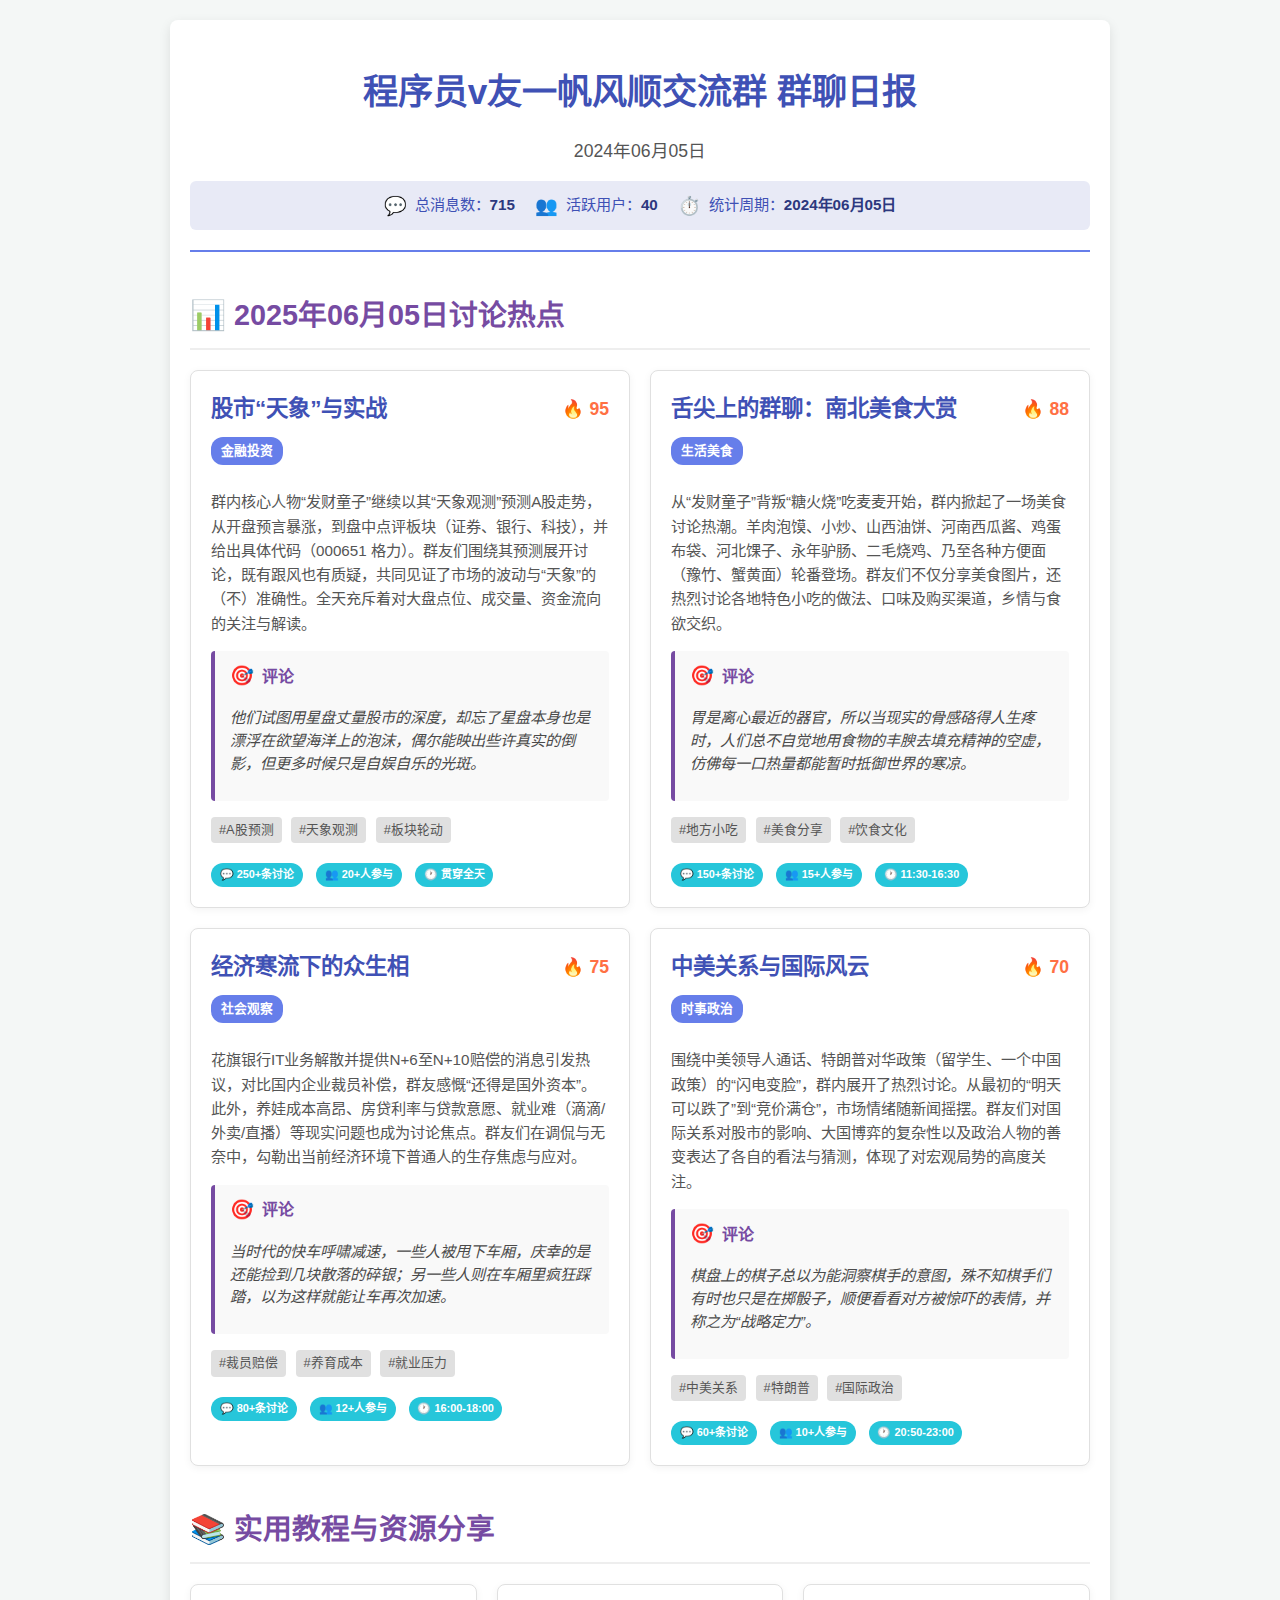
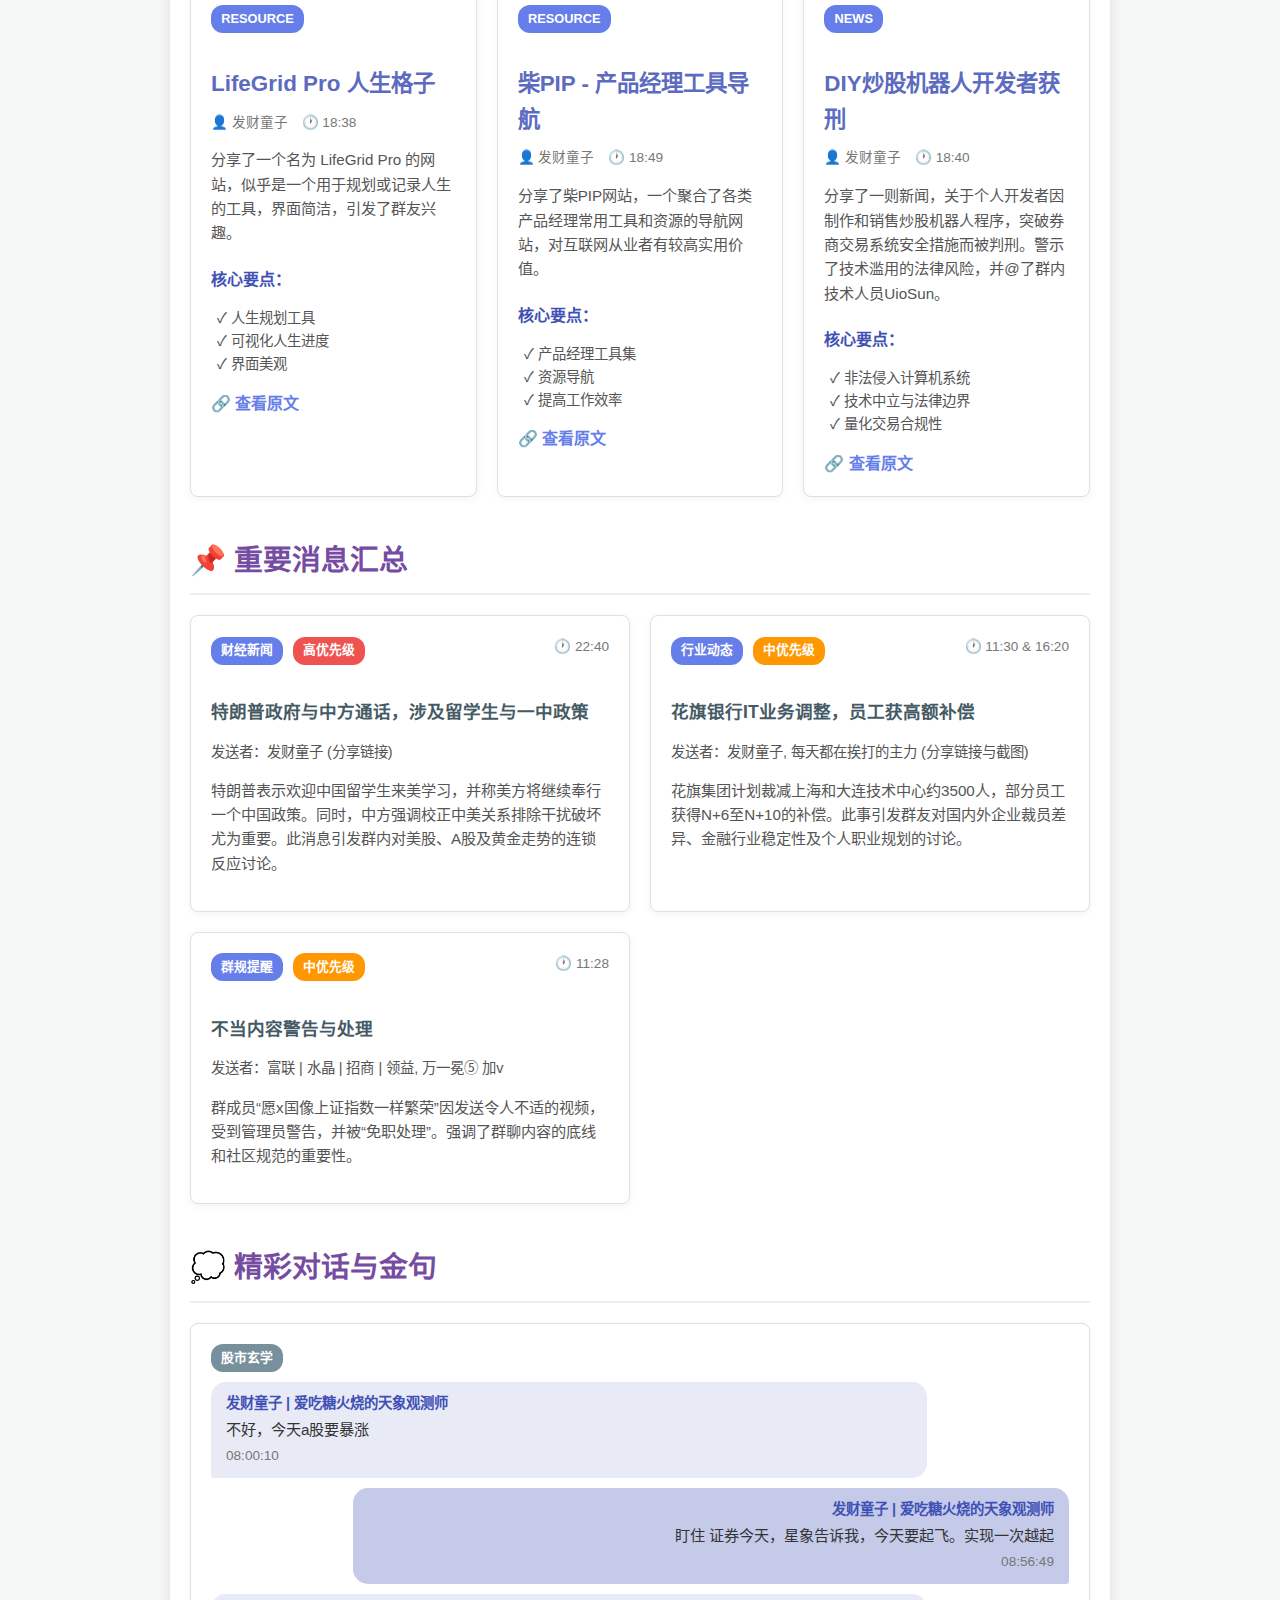
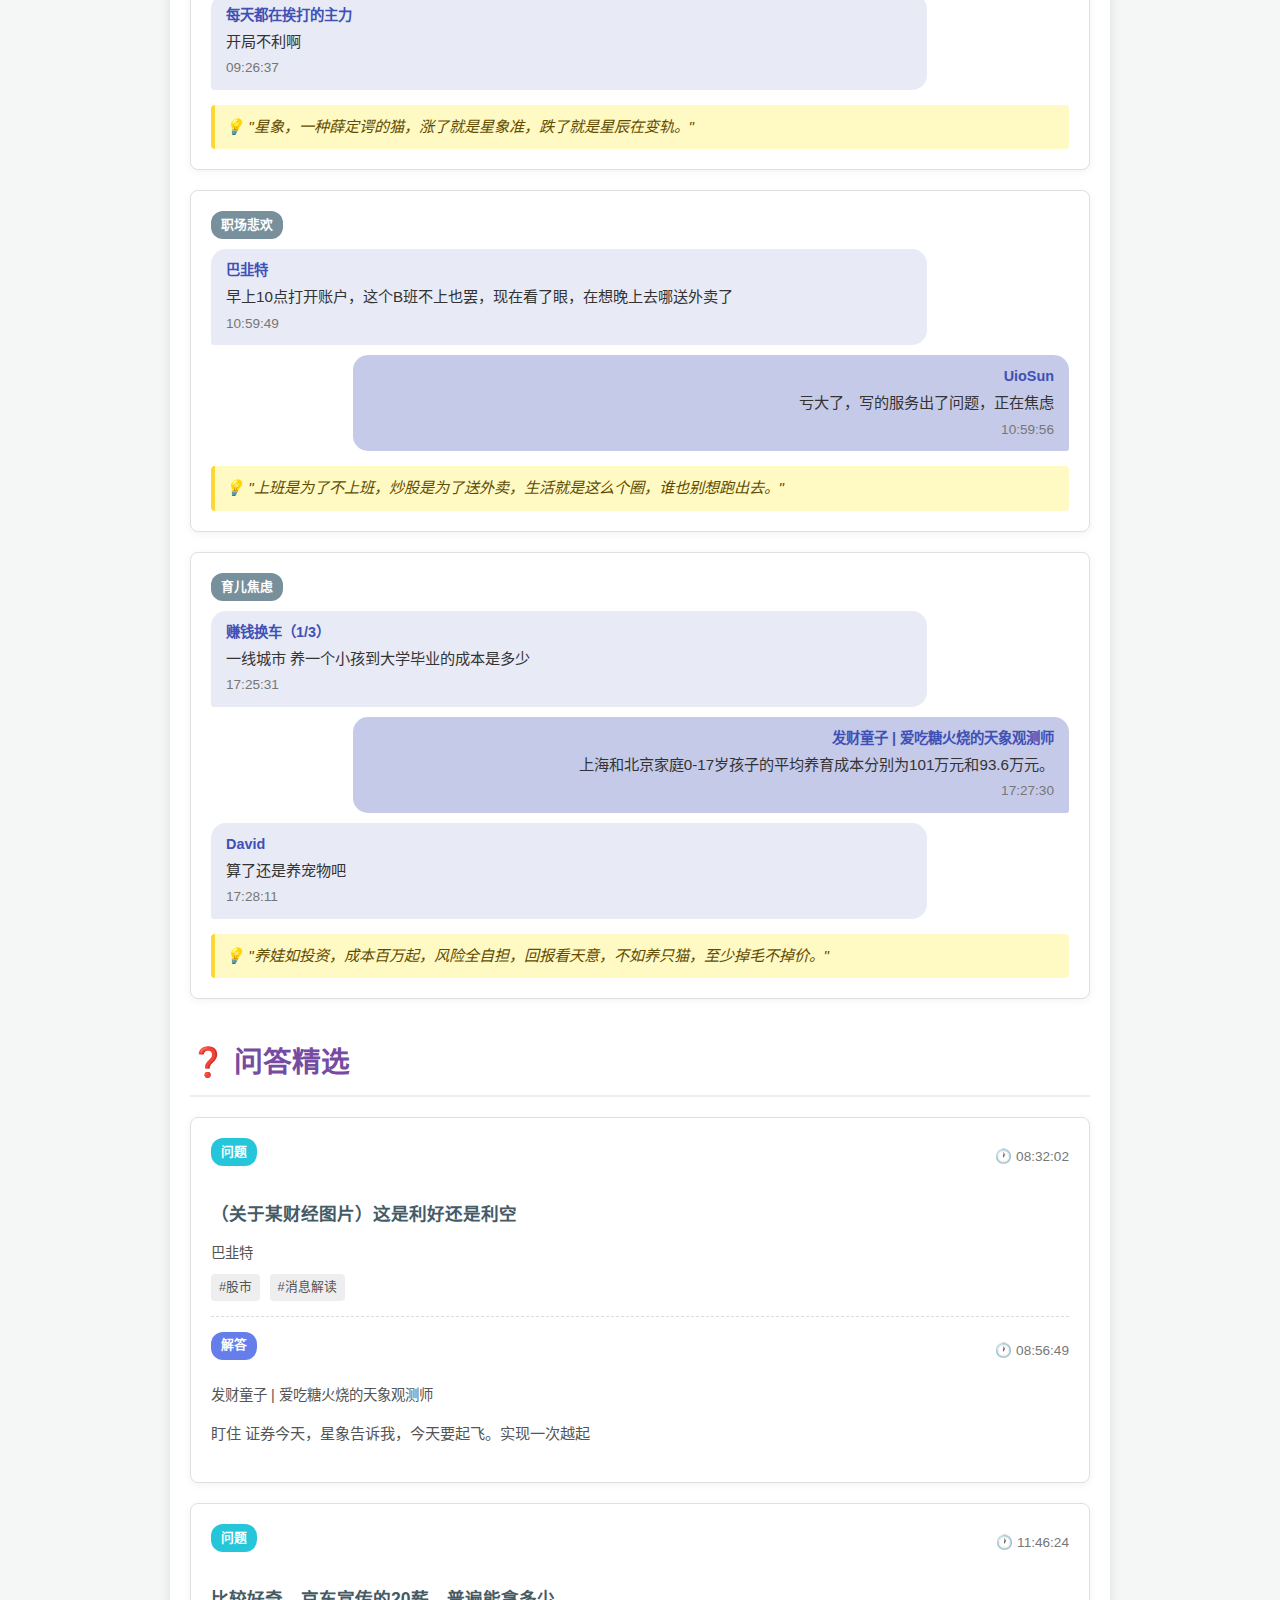
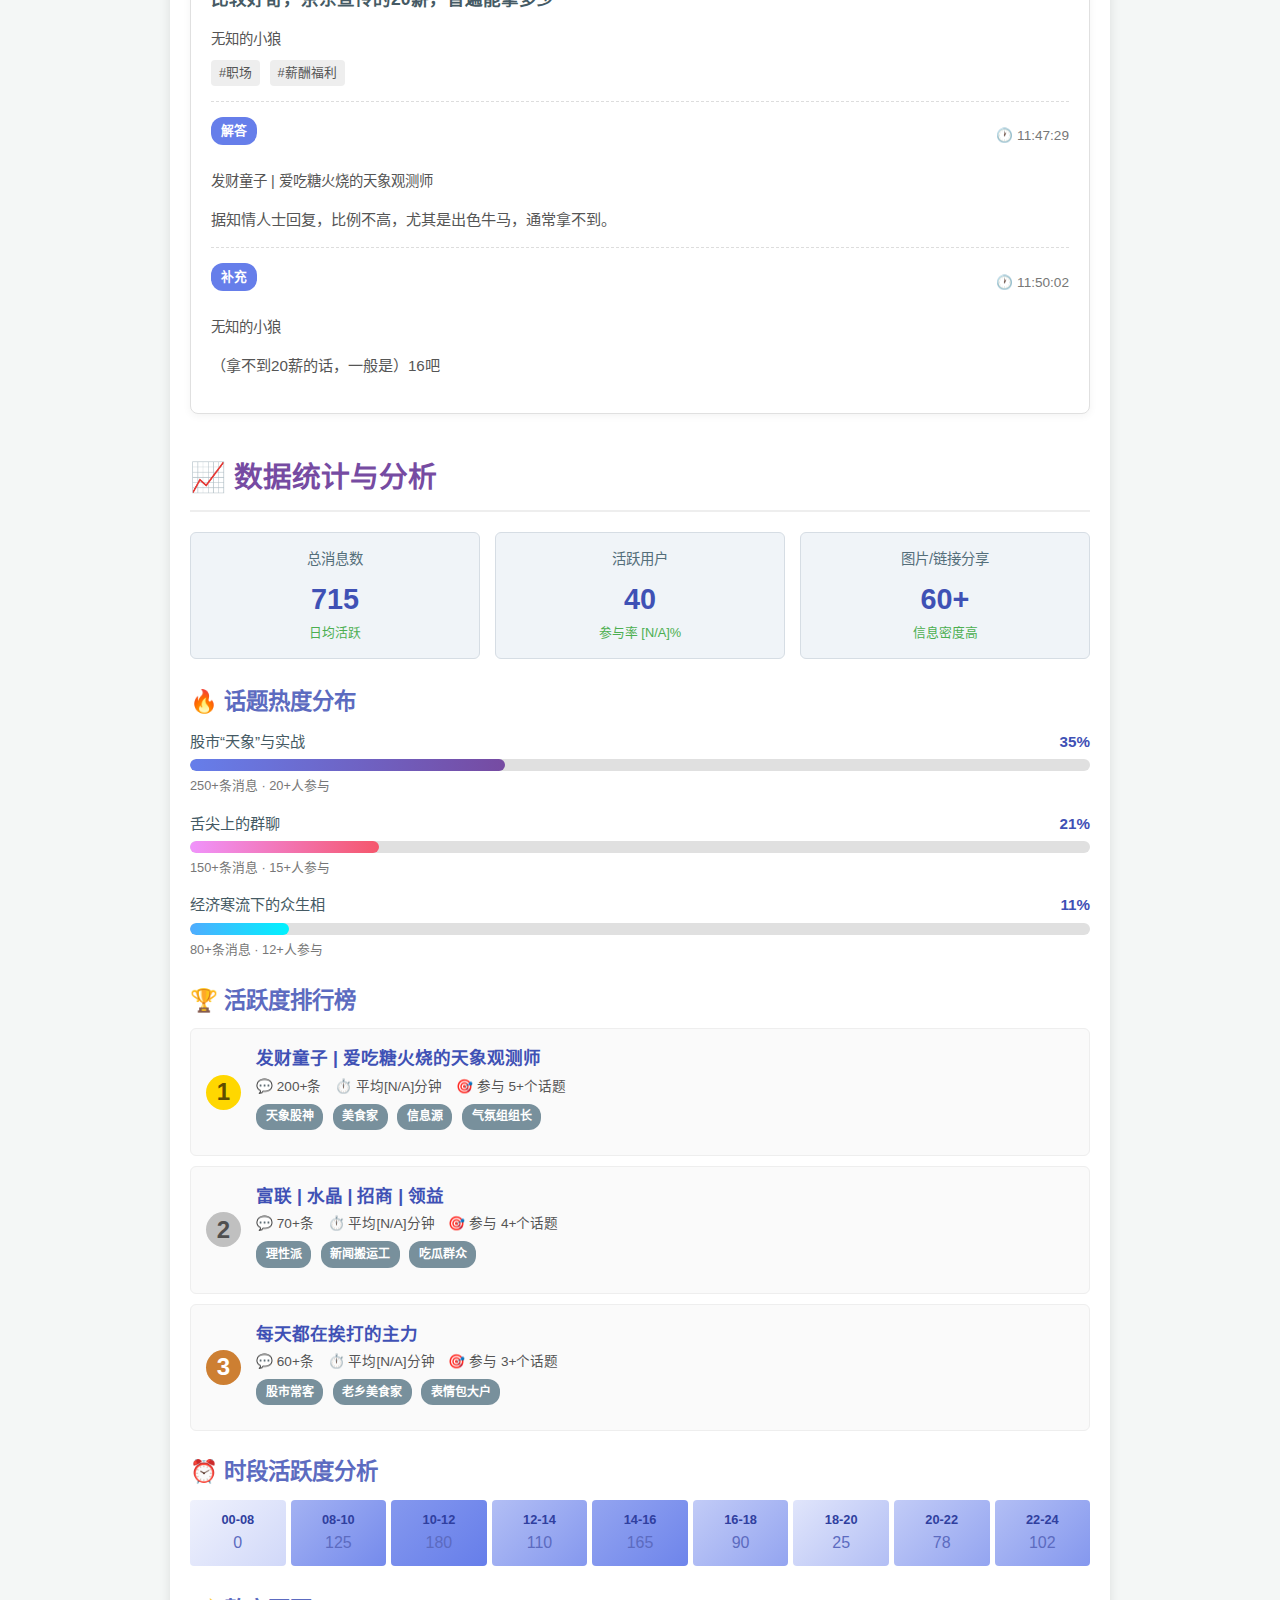
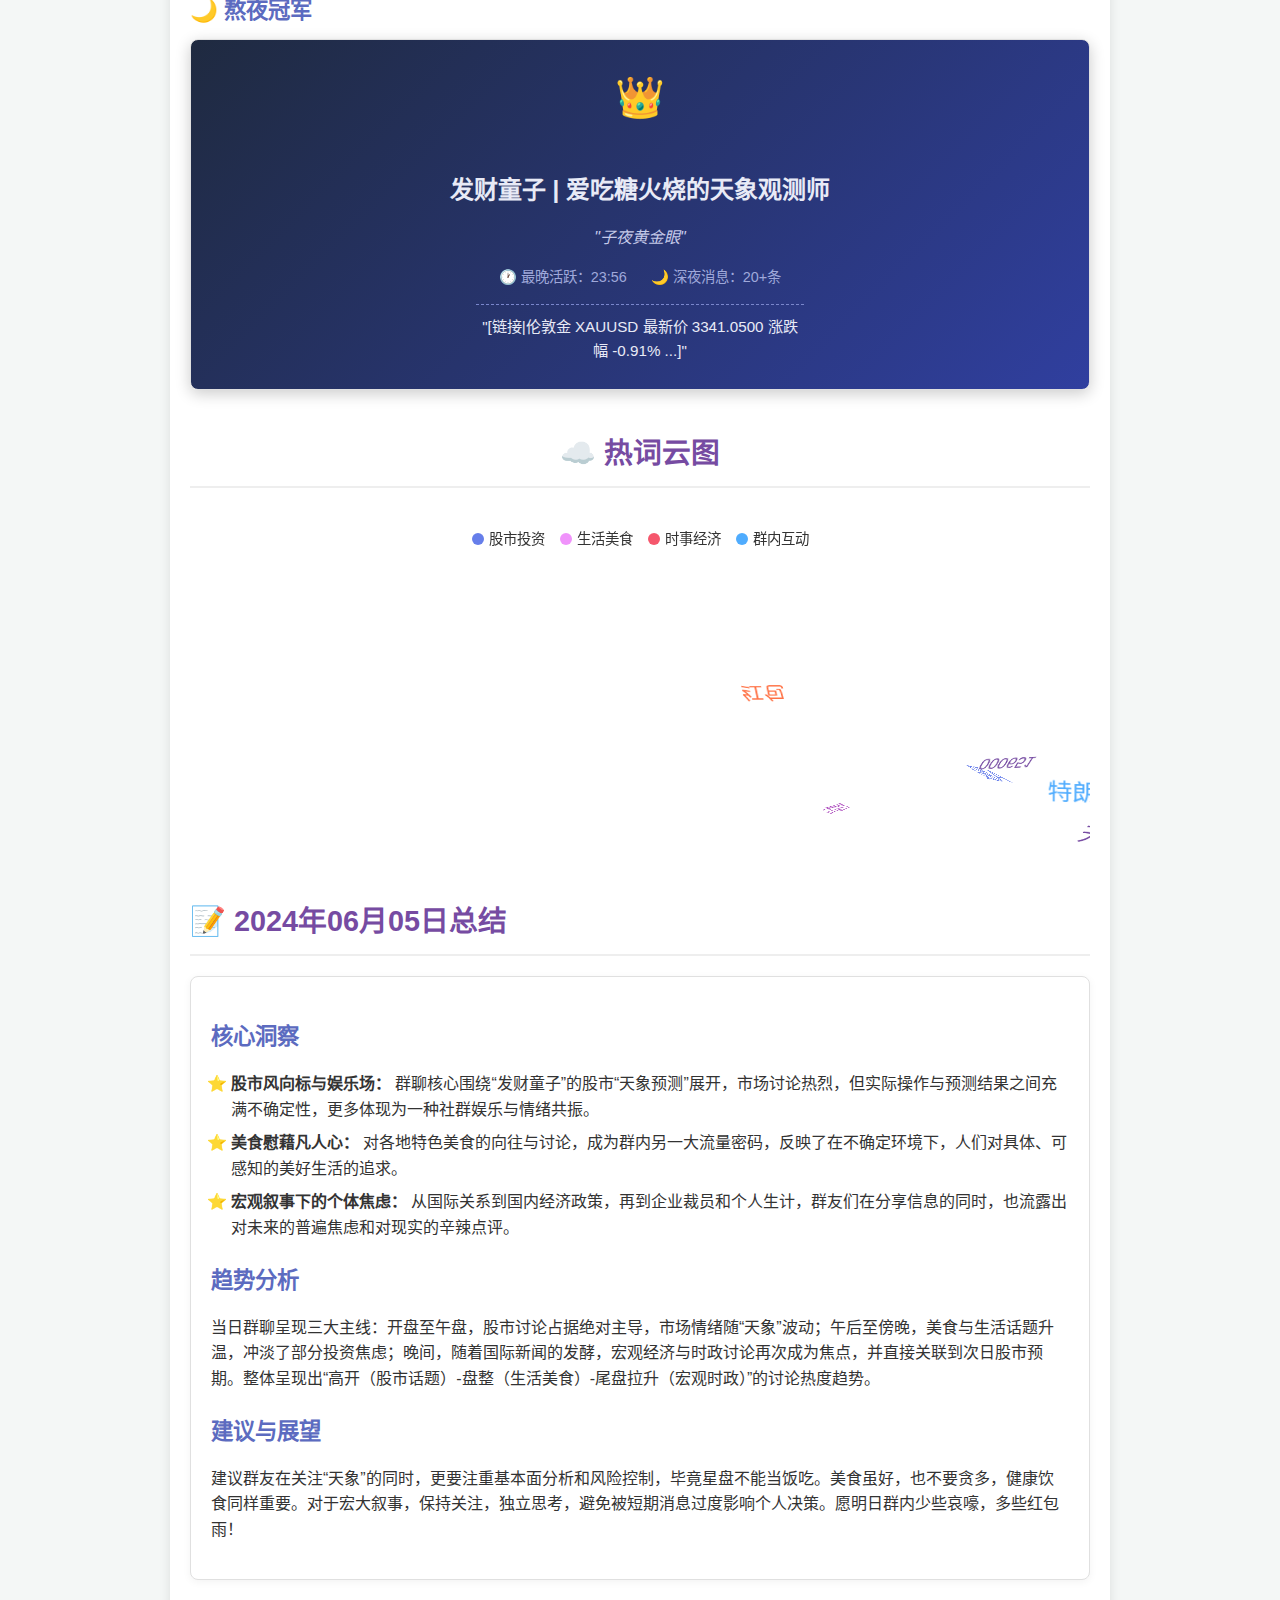
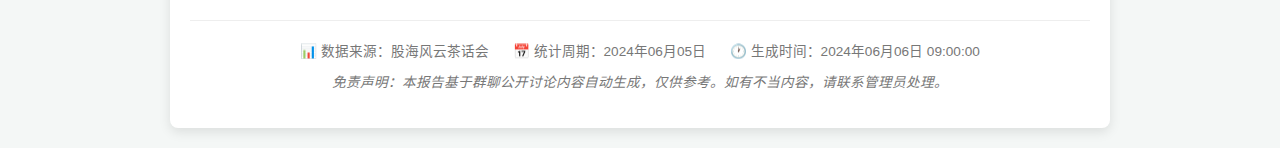
<file: 2025-06-05.html>
<!DOCTYPE html>
<html lang="zh-CN">
<head>
    <meta charset="UTF-8">
    <meta name="viewport" content="width=device-width, initial-scale=1.0">
    <title>程序员v友一帆风顺交流群 日报 - 2025年06月05日</title>
    <style>
        body {
            font-family: -apple-system, BlinkMacSystemFont, "Segoe UI", Roboto, "Helvetica Neue", Arial, sans-serif;
            line-height: 1.6;
            margin: 0;
            padding: 0;
            background-color: #f4f7f6;
            color: #333;
        }

        .container {
            max-width: 900px;
            margin: 20px auto;
            padding: 20px;
            background-color: #fff;
            border-radius: 8px;
            box-shadow: 0 4px 12px rgba(0, 0, 0, 0.1);
        }

        header {
            text-align: center;
            padding-bottom: 20px;
            border-bottom: 2px solid #667eea;
            margin-bottom: 30px;
            position: relative;
        }

        .report-type {
            position: absolute;
            top: -15px;
            left: 50%;
            transform: translateX(-50%);
            background-color: #667eea;
            color: white;
            padding: 5px 15px;
            border-radius: 15px;
            font-size: 0.9em;
            font-weight: bold;
            box-shadow: 0 2px 4px rgba(0,0,0,0.1);
        }

        header h1 {
            font-size: 2.2em;
            color: #3f51b5; /* Indigo */
            margin-bottom: 5px;
        }

        header .date {
            font-size: 1.1em;
            color: #555;
            margin-bottom: 15px;
        }

        .meta-info {
            display: flex;
            justify-content: center;
            align-items: center;
            gap: 20px;
            background-color: #e8eaf6; /* Light Indigo */
            padding: 10px;
            border-radius: 6px;
            font-size: 0.95em;
        }

        .meta-info-item {
            display: flex;
            align-items: center;
            color: #3f51b5;
        }
        .meta-info-item .meta-icon {
            font-size: 1.2em;
            margin-right: 8px;
        }
        .meta-info-item strong {
            color: #2c387e; /* Darker Indigo */
        }

        h2 {
            font-size: 1.8em;
            color: #764ba2; /* Purple */
            border-bottom: 2px solid #eee;
            padding-bottom: 10px;
            margin-top: 40px;
            margin-bottom: 20px;
        }
        
        h3 {
            font-size: 1.4em;
            color: #5c6bc0; /* Indigo Light */
            margin-bottom: 10px;
        }
        
        h4 {
            font-size: 1.1em;
            color: #455a64; /* Blue Grey */
            margin-bottom: 5px;
        }

        .card-grid {
            display: grid;
            gap: 20px;
        }

        .card-grid-1 { grid-template-columns: 1fr; }
        .card-grid-2 { grid-template-columns: repeat(auto-fit, minmax(300px, 1fr)); }
        .card-grid-3 { grid-template-columns: repeat(auto-fit, minmax(250px, 1fr)); }


        .card {
            background-color: #ffffff;
            border: 1px solid #e0e0e0;
            border-radius: 8px;
            padding: 20px;
            box-shadow: 0 2px 8px rgba(0, 0, 0, 0.05);
            transition: transform 0.2s ease-in-out, box-shadow 0.2s ease-in-out;
        }
        .card:hover {
            transform: translateY(-5px);
            box-shadow: 0 6px 16px rgba(0, 0, 0, 0.1);
        }

        .badge {
            display: inline-block;
            padding: 0.3em 0.8em;
            font-size: 0.8em;
            font-weight: 600;
            border-radius: 12px;
            margin-right: 5px;
            margin-bottom: 10px;
        }

        .badge-primary { background-color: #667eea; color: white; }
        .badge-secondary { background-color: #78909c; color: white; } /* Blue Grey */
        .badge-info { background-color: #26c6da; color: white; } /* Cyan */
        .priority-high { background-color: #ef5350; color: white; } /* Red */
        .priority-medium { background-color: #ff9800; color: white; } /* Orange */

        .topic-card-header {
            display: flex;
            justify-content: space-between;
            align-items: center;
            margin-bottom: 10px;
        }
        .topic-card-header h3 {
            margin: 0;
            color: #3f51b5;
        }

        .topic-heat {
            display: flex;
            align-items: center;
            font-size: 1.1em;
            color: #ff7043; /* Deep Orange */
        }
        .topic-heat span {
            margin-left: 5px;
            font-weight: bold;
        }
        
        .topic-summary, .tutorial-summary, .message-content p, .answer-content p {
            color: #555;
            font-size: 0.95em;
            margin-bottom: 15px;
        }

        .deep-comment {
            background-color: #f9f9f9;
            border-left: 4px solid #764ba2;
            padding: 10px 15px;
            margin-top: 15px;
            margin-bottom: 15px;
            border-radius: 4px;
        }
        .comment-header {
            display: flex;
            align-items: center;
            margin-bottom: 5px;
        }
        .comment-icon {
            font-size: 1.2em;
            color: #764ba2;
            margin-right: 8px;
        }
        .comment-label {
            font-weight: bold;
            color: #764ba2;
        }
        .comment-text {
            font-style: italic;
            color: #4a4a4a;
            font-size: 0.95em;
            line-height: 1.5;
        }

        .topic-keywords .keyword {
            display: inline-block;
            background-color: #e0e0e0;
            color: #555;
            padding: 3px 8px;
            border-radius: 4px;
            font-size: 0.8em;
            margin-right: 5px;
            margin-bottom: 5px;
        }

        .topic-stats {
            margin-top: 15px;
            font-size: 0.85em;
            display: flex;
            flex-wrap: wrap;
            gap: 8px;
        }
        .topic-stats .badge { margin-bottom: 0; }
        
        .tutorial-meta {
            font-size: 0.85em;
            color: #777;
            margin-bottom: 10px;
        }
        .tutorial-meta span { margin-right: 10px; }
        
        .key-points ul {
            list-style-type: "✓ ";
            padding-left: 20px;
            font-size: 0.9em;
            color: #555;
        }
        .key-points h4 {
            font-size: 1em;
            color: #3f51b5;
            margin-bottom: 5px;
        }

        .tutorial-link a {
            color: #667eea;
            text-decoration: none;
            font-weight: bold;
        }
        .tutorial-link a:hover { text-decoration: underline; }

        .message-header {
            display: flex;
            justify-content: space-between;
            align-items: flex-start;
            margin-bottom: 10px;
        }
        .message-time {
            font-size: 0.85em;
            color: #777;
        }
        .message-sender {
            font-size: 0.9em;
            color: #555;
            margin-bottom: 8px;
        }

        .dialogue-content {
            margin-bottom: 15px;
        }
        .dialogue-bubble {
            padding: 10px 15px;
            border-radius: 15px;
            margin-bottom: 10px;
            max-width: 80%;
            word-wrap: break-word;
        }
        .dialogue-bubble.left {
            background-color: #e8eaf6; /* Light Indigo */
            margin-right: auto;
            border-bottom-left-radius: 3px;
        }
        .dialogue-bubble.right {
            background-color: #c5cae9; /* Indigo lighter */
            margin-left: auto;
            border-bottom-right-radius: 3px;
            text-align: right;
        }
        .dialogue-speaker {
            font-weight: bold;
            font-size: 0.9em;
            color: #3f51b5;
            margin-bottom: 3px;
        }
        .dialogue-bubble p { margin: 0; font-size: 0.95em; }

        .dialogue-highlight {
            background-color: #fff9c4; /* Light Yellow */
            border-left: 4px solid #fdd835; /* Yellow */
            padding: 10px;
            font-style: italic;
            font-size: 0.95em;
            color: #5f4c00;
            border-radius: 4px;
        }
        
        .question { margin-bottom: 15px; }
        .question-header, .answer-header {
            display: flex;
            justify-content: space-between;
            align-items: center;
            margin-bottom: 5px;
        }
        .question-time, .answer-time { font-size: 0.85em; color: #777; }
        .question-asker, .answer-responder { font-size: 0.9em; color: #555; margin-bottom: 8px; }
        .question-tags .tag {
            display: inline-block;
            background-color: #eee;
            color: #555;
            padding: 3px 8px;
            border-radius: 4px;
            font-size: 0.8em;
            margin-right: 5px;
        }
        .answers .answer {
            border-top: 1px dashed #ddd;
            padding-top: 15px;
        }
        
        .analytics-grid {
            display: grid;
            grid-template-columns: repeat(auto-fit, minmax(200px, 1fr));
            gap: 15px;
            margin-bottom: 25px;
        }
        .stat-card {
            background-color: #f0f4f8; /* Light blue-grey */
            padding: 15px;
            border-radius: 6px;
            text-align: center;
            border: 1px solid #d6dde4;
        }
        .stat-label { font-size: 0.9em; color: #546e7a; /* Blue Grey Darker */ margin-bottom: 5px; }
        .stat-number { font-size: 1.8em; font-weight: bold; color: #3f51b5; }
        .stat-change { font-size: 0.8em; color: #4caf50; /* Green */ }
        .stat-card .stat-change.negative { color: #f44336; /* Red */ }

        .heat-distribution .heat-item {
            margin-bottom: 15px;
        }
        .heat-header {
            display: flex;
            justify-content: space-between;
            margin-bottom: 5px;
            font-size: 0.95em;
        }
        .heat-topic { font-weight: 500; color: #455a64; }
        .heat-percentage { font-weight: bold; color: #3f51b5; }
        .heat-bar {
            height: 12px;
            background-color: #e0e0e0;
            border-radius: 6px;
            overflow: hidden;
        }
        .heat-fill {
            height: 100%;
            border-radius: 6px;
        }
        .heat-stats {
            font-size: 0.8em;
            color: #777;
            margin-top: 5px;
        }
        
        .participants-ranking .participant-card {
            display: flex;
            align-items: center;
            background-color: #fafafa;
            padding: 15px;
            border-radius: 6px;
            margin-bottom: 10px;
            border: 1px solid #eee;
        }
        .participant-rank {
            font-size: 1.5em;
            font-weight: bold;
            color: #fff;
            width: 35px;
            height: 35px;
            border-radius: 50%;
            display: flex;
            align-items: center;
            justify-content: center;
            margin-right: 15px;
            flex-shrink: 0;
        }
        .rank-1 { background-color: #ffd700; color: #5f4c00;} /* Gold */
        .rank-2 { background-color: #c0c0c0; color: #4f4f4f;} /* Silver */
        .rank-3 { background-color: #cd7f32; color: #fff;} /* Bronze */
        .participant-info { flex-grow: 1; }
        .participant-name { font-weight: bold; font-size: 1.1em; color: #3f51b5; margin-bottom: 3px; }
        .participant-stats { font-size: 0.85em; color: #555; margin-bottom: 5px; }
        .participant-stats span { margin-right: 10px; }
        .participant-traits .badge { font-size: 0.75em; }

        .time-activity .time-chart {
            display: flex;
            flex-wrap: wrap; /* Allow wrapping for smaller screens */
            justify-content: space-between;
            gap: 5px; /* Add gap between slots */
        }
        .time-slot {
            flex: 1 1 calc(100%/12 - 10px); /* Adjust for 12 slots per row, considering gaps */
            min-width: 60px; /* Minimum width for readability */
            padding: 10px 5px;
            text-align: center;
            border-radius: 4px;
            margin-bottom: 5px; /* Add margin for rows */
            transition: background-color 0.3s ease;
        }
        .time-slot:hover {
             filter: brightness(110%);
        }
        .time-hour { font-size: 0.8em; font-weight: bold; color: #303f9f; /* Indigo Dark */ }
        .time-count { font-size: 1em; color: #5c6bc0; }

        .night-owl-card {
            background: linear-gradient(135deg, #1f2a40 0%, #303f9f 100%); /* Dark Blue gradient */
            color: white;
            padding: 25px;
            border-radius: 8px;
            text-align: center;
            box-shadow: 0 4px 15px rgba(0,0,0,0.2);
        }
        .owl-content {
            display: flex;
            flex-direction: column;
            align-items: center;
        }
        .owl-crown {
            font-size: 2.5em;
            margin-bottom: 10px;
        }
        .owl-info h4 {
            font-size: 1.5em;
            color: #e8eaf6; /* Light Indigo for contrast */
            margin-bottom: 5px;
        }
        .owl-title {
            font-size: 1em;
            font-style: italic;
            color: #c5cae9; /* Lighter Indigo */
            margin-bottom: 15px;
        }
        .owl-stats {
            font-size: 0.9em;
            color: #9fa8da; /* Even Lighter Indigo */
            margin-bottom: 15px;
        }
        .owl-stats span { margin: 0 10px; }
        .owl-quote {
            font-size: 0.95em;
            color: #e8eaf6;
            border-top: 1px dashed #7986cb;
            padding-top: 10px;
            max-width: 80%;
            margin: 0 auto;
        }

        .word-cloud {
            text-align: center;
        }
        .cloud-container {
            position: relative;
            width: 100%;
            height: 350px; /* Adjust as needed */
            perspective: 1000px;
            margin: 20px 0;
            overflow: hidden; /* Hide words outside bounds */
        }
        .cloud-3d {
            position: absolute;
            top: 50%;
            left: 50%;
            width: 100%; /* Ensure it spans */
            height: 100%; /* Ensure it spans */
            transform-style: preserve-3d;
            animation: rotateCloud 40s linear infinite;
        }
        .cloud-layer { /* Use this if you want multiple layers, or just put words in cloud-3d */
            position: absolute;
            width: 100%;
            height: 100%;
            transform-style: preserve-3d;
        }
        .cloud-word {
            position: absolute;
            padding: 5px 10px;
            border-radius: 5px;
            background-color: rgba(255, 255, 255, 0.1);
            cursor: default;
            user-select: none;
            /* Dynamic styles (left, top, font-size, color, transform) will be set inline */
        }
        @keyframes rotateCloud {
            0% { transform: translate(-50%, -50%) rotateY(0deg) rotateX(0deg); }
            100% { transform: translate(-50%, -50%) rotateY(360deg) rotateX(10deg); }
        }
        .cloud-legend {
            margin-top: 20px;
            display: flex;
            justify-content: center;
            flex-wrap: wrap;
            gap: 15px;
        }
        .legend-item {
            display: flex;
            align-items: center;
            font-size: 0.9em;
        }
        .legend-dot {
            width: 12px;
            height: 12px;
            border-radius: 50%;
            margin-right: 5px;
        }

        .summary ul {
            list-style-type: "⭐ ";
            padding-left: 20px;
        }
        .summary ul li { margin-bottom: 8px; }
        
        footer {
            text-align: center;
            margin-top: 40px;
            padding-top: 20px;
            border-top: 1px solid #eee;
            font-size: 0.85em;
            color: #777;
        }
        .footer-info span { margin: 0 10px; }
        .disclaimer { margin-top: 10px; font-style: italic; }

    </style>
</head>
<body>
    <div class="container">
        <!-- 头部信息 -->
        <header>
<!--             <div class="report-type">日报</div> -->
            <h1>程序员v友一帆风顺交流群 群聊日报</h1>
            <p class="date">2024年06月05日</p>
            <div class="meta-info">
                <div class="meta-info-item">
                    <span class="meta-icon">💬</span>
                    <span>总消息数：<strong>715</strong></span>
                </div>
                <div class="meta-info-item">
                    <span class="meta-icon">👥</span>
                    <span>活跃用户：<strong>40</strong></span>
                </div>
                <div class="meta-info-item">
                    <span class="meta-icon">⏱️</span>
                    <span>统计周期：<strong>2024年06月05日</strong></span>
                </div>
            </div>
        </header>

        <!-- 1. 讨论热点 -->
        <section class="hot-topics">
            <h2>📊 2025年06月05日讨论热点</h2>
            <div class="card-grid card-grid-2">
                <div class="card topic-card">
                    <div class="topic-card-header">
                        <h3>股市“天象”与实战</h3>
                        <div class="topic-heat">
                            🔥 <span>95</span>
                        </div>
                    </div>
                    <span class="badge badge-primary">金融投资</span>
                    <p class="topic-summary">群内核心人物“发财童子”继续以其“天象观测”预测A股走势，从开盘预言暴涨，到盘中点评板块（证券、银行、科技），并给出具体代码（000651 格力）。群友们围绕其预测展开讨论，既有跟风也有质疑，共同见证了市场的波动与“天象”的（不）准确性。全天充斥着对大盘点位、成交量、资金流向的关注与解读。</p>
                    <div class="deep-comment">
                        <div class="comment-header">
                            <span class="comment-icon">🎯</span>
                            <span class="comment-label">评论</span>
                        </div>
                        <div class="comment-content">
                            <p class="comment-text">他们试图用星盘丈量股市的深度，却忘了星盘本身也是漂浮在欲望海洋上的泡沫，偶尔能映出些许真实的倒影，但更多时候只是自娱自乐的光斑。</p>
                        </div>
                    </div>
                    <div class="topic-keywords">
                        <span class="keyword">#A股预测</span>
                        <span class="keyword">#天象观测</span>
                        <span class="keyword">#板块轮动</span>
                    </div>
                    <div class="topic-stats">
                        <span class="badge badge-info">💬 250+条讨论</span>
                        <span class="badge badge-info">👥 20+人参与</span>
                        <span class="badge badge-info">🕐 贯穿全天</span>
                    </div>
                </div>

                <div class="card topic-card">
                    <div class="topic-card-header">
                        <h3>舌尖上的群聊：南北美食大赏</h3>
                        <div class="topic-heat">
                            🔥 <span>88</span>
                        </div>
                    </div>
                    <span class="badge badge-primary">生活美食</span>
                    <p class="topic-summary">从“发财童子”背叛“糖火烧”吃麦麦开始，群内掀起了一场美食讨论热潮。羊肉泡馍、小炒、山西油饼、河南西瓜酱、鸡蛋布袋、河北馃子、永年驴肠、二毛烧鸡、乃至各种方便面（豫竹、蟹黄面）轮番登场。群友们不仅分享美食图片，还热烈讨论各地特色小吃的做法、口味及购买渠道，乡情与食欲交织。</p>
                    <div class="deep-comment">
                        <div class="comment-header">
                            <span class="comment-icon">🎯</span>
                            <span class="comment-label">评论</span>
                        </div>
                        <div class="comment-content">
                            <p class="comment-text">胃是离心最近的器官，所以当现实的骨感硌得人生疼时，人们总不自觉地用食物的丰腴去填充精神的空虚，仿佛每一口热量都能暂时抵御世界的寒凉。</p>
                        </div>
                    </div>
                    <div class="topic-keywords">
                        <span class="keyword">#地方小吃</span>
                        <span class="keyword">#美食分享</span>
                        <span class="keyword">#饮食文化</span>
                    </div>
                    <div class="topic-stats">
                        <span class="badge badge-info">💬 150+条讨论</span>
                        <span class="badge badge-info">👥 15+人参与</span>
                        <span class="badge badge-info">🕐 11:30-16:30</span>
                    </div>
                </div>

                <div class="card topic-card">
                    <div class="topic-card-header">
                        <h3>经济寒流下的众生相</h3>
                        <div class="topic-heat">
                            🔥 <span>75</span>
                        </div>
                    </div>
                    <span class="badge badge-primary">社会观察</span>
                    <p class="topic-summary">花旗银行IT业务解散并提供N+6至N+10赔偿的消息引发热议，对比国内企业裁员补偿，群友感慨“还得是国外资本”。此外，养娃成本高昂、房贷利率与贷款意愿、就业难（滴滴/外卖/直播）等现实问题也成为讨论焦点。群友们在调侃与无奈中，勾勒出当前经济环境下普通人的生存焦虑与应对。</p>
                    <div class="deep-comment">
                        <div class="comment-header">
                            <span class="comment-icon">🎯</span>
                            <span class="comment-label">评论</span>
                        </div>
                        <div class="comment-content">
                            <p class="comment-text">当时代的快车呼啸减速，一些人被甩下车厢，庆幸的是还能捡到几块散落的碎银；另一些人则在车厢里疯狂踩踏，以为这样就能让车再次加速。</p>
                        </div>
                    </div>
                    <div class="topic-keywords">
                        <span class="keyword">#裁员赔偿</span>
                        <span class="keyword">#养育成本</span>
                        <span class="keyword">#就业压力</span>
                    </div>
                    <div class="topic-stats">
                        <span class="badge badge-info">💬 80+条讨论</span>
                        <span class="badge badge-info">👥 12+人参与</span>
                        <span class="badge badge-info">🕐 16:00-18:00</span>
                    </div>
                </div>
                
                <div class="card topic-card">
                    <div class="topic-card-header">
                        <h3>中美关系与国际风云</h3>
                        <div class="topic-heat">
                            🔥 <span>70</span>
                        </div>
                    </div>
                    <span class="badge badge-primary">时事政治</span>
                    <p class="topic-summary">围绕中美领导人通话、特朗普对华政策（留学生、一个中国政策）的“闪电变脸”，群内展开了热烈讨论。从最初的“明天可以跌了”到“竞价满仓”，市场情绪随新闻摇摆。群友们对国际关系对股市的影响、大国博弈的复杂性以及政治人物的善变表达了各自的看法与猜测，体现了对宏观局势的高度关注。</p>
                    <div class="deep-comment">
                        <div class="comment-header">
                            <span class="comment-icon">🎯</span>
                            <span class="comment-label">评论</span>
                        </div>
                        <div class="comment-content">
                            <p class="comment-text">棋盘上的棋子总以为能洞察棋手的意图，殊不知棋手们有时也只是在掷骰子，顺便看看对方被惊吓的表情，并称之为“战略定力”。</p>
                        </div>
                    </div>
                    <div class="topic-keywords">
                        <span class="keyword">#中美关系</span>
                        <span class="keyword">#特朗普</span>
                        <span class="keyword">#国际政治</span>
                    </div>
                    <div class="topic-stats">
                        <span class="badge badge-info">💬 60+条讨论</span>
                        <span class="badge badge-info">👥 10+人参与</span>
                        <span class="badge badge-info">🕐 20:50-23:00</span>
                    </div>
                </div>
            </div>
        </section>
        
        <!-- 2. 实用教程与资源分享 -->
        <section class="tutorials">
            <h2>📚 实用教程与资源分享</h2>
            <div class="card-grid card-grid-3">
                <div class="card tutorial-card">
                    <span class="badge badge-primary">RESOURCE</span>
                    <h3>LifeGrid Pro 人生格子</h3>
                    <div class="tutorial-meta">
                        <span>👤 发财童子</span>
                        <span>🕐 18:38</span>
                    </div>
                    <p class="tutorial-summary">分享了一个名为 LifeGrid Pro 的网站，似乎是一个用于规划或记录人生的工具，界面简洁，引发了群友兴趣。</p>
                    <div class="key-points">
                        <h4>核心要点：</h4>
                        <ul>
                            <li>人生规划工具</li>
                            <li>可视化人生进度</li>
                            <li>界面美观</li>
                        </ul>
                    </div>
                    <div class="tutorial-link">
                        <a href="https://lifegrid.pro/#" target="_blank">🔗 查看原文</a>
                    </div>
                </div>
                <div class="card tutorial-card">
                    <span class="badge badge-primary">RESOURCE</span>
                    <h3>柴PIP - 产品经理工具导航</h3>
                    <div class="tutorial-meta">
                        <span>👤 发财童子</span>
                        <span>🕐 18:49</span>
                    </div>
                    <p class="tutorial-summary">分享了柴PIP网站，一个聚合了各类产品经理常用工具和资源的导航网站，对互联网从业者有较高实用价值。</p>
                    <div class="key-points">
                        <h4>核心要点：</h4>
                        <ul>
                            <li>产品经理工具集</li>
                            <li>资源导航</li>
                            <li>提高工作效率</li>
                        </ul>
                    </div>
                    <div class="tutorial-link">
                        <a href="https://www.chaipip.com/" target="_blank">🔗 查看原文</a>
                    </div>
                </div>
                <div class="card tutorial-card">
                    <span class="badge badge-primary">NEWS</span>
                    <h3>DIY炒股机器人开发者获刑</h3>
                    <div class="tutorial-meta">
                        <span>👤 发财童子</span>
                        <span>🕐 18:40</span>
                    </div>
                    <p class="tutorial-summary">分享了一则新闻，关于个人开发者因制作和销售炒股机器人程序，突破券商交易系统安全措施而被判刑。警示了技术滥用的法律风险，并@了群内技术人员UioSun。</p>
                    <div class="key-points">
                        <h4>核心要点：</h4>
                        <ul>
                            <li>非法侵入计算机系统</li>
                            <li>技术中立与法律边界</li>
                            <li>量化交易合规性</li>
                        </ul>
                    </div>
                    <div class="tutorial-link">
                        <a href="https://mp.weixin.qq.com/s/pC4GKGwL94rAJP1Yf7GXUg" target="_blank">🔗 查看原文</a>
                    </div>
                </div>
            </div>
        </section>
        
        <!-- 3. 重要消息汇总 -->
        <section class="important-messages">
            <h2>📌 重要消息汇总</h2>
            <div class="card-grid card-grid-2">
                <div class="card message-card">
                    <div class="message-header">
                        <div>
                            <span class="badge badge-primary">财经新闻</span>
                            <span class="badge priority-high">高优先级</span>
                        </div>
                        <span class="message-time">🕐 22:40</span>
                    </div>
                    <h4>特朗普政府与中方通话，涉及留学生与一中政策</h4>
                    <p class="message-sender">发送者：发财童子 (分享链接)</p>
                    <div class="message-content">
                        <p>特朗普表示欢迎中国留学生来美学习，并称美方将继续奉行一个中国政策。同时，中方强调校正中美关系排除干扰破坏尤为重要。此消息引发群内对美股、A股及黄金走势的连锁反应讨论。</p>
                    </div>
                </div>
                 <div class="card message-card">
                    <div class="message-header">
                        <div>
                            <span class="badge badge-primary">行业动态</span>
                            <span class="badge priority-medium">中优先级</span>
                        </div>
                        <span class="message-time">🕐 11:30 & 16:20</span>
                    </div>
                    <h4>花旗银行IT业务调整，员工获高额补偿</h4>
                    <p class="message-sender">发送者：发财童子, 每天都在挨打的主力 (分享链接与截图)</p>
                    <div class="message-content">
                        <p>花旗集团计划裁减上海和大连技术中心约3500人，部分员工获得N+6至N+10的补偿。此事引发群友对国内外企业裁员差异、金融行业稳定性及个人职业规划的讨论。</p>
                    </div>
                </div>
                <div class="card message-card">
                    <div class="message-header">
                        <div>
                            <span class="badge badge-primary">群规提醒</span>
                            <span class="badge priority-medium">中优先级</span>
                        </div>
                        <span class="message-time">🕐 11:28</span>
                    </div>
                    <h4>不当内容警告与处理</h4>
                    <p class="message-sender">发送者：富联 | 水晶 | 招商 | 领益, 万一冕⑤ 加v</p>
                    <div class="message-content">
                        <p>群成员“愿x国像上证指数一样繁荣”因发送令人不适的视频，受到管理员警告，并被“免职处理”。强调了群聊内容的底线和社区规范的重要性。</p>
                    </div>
                </div>
            </div>
        </section>
        
        <!-- 4. 精彩对话 -->
        <section class="interesting-dialogues">
            <h2>💭 精彩对话与金句</h2>
            <div class="card-grid card-grid-1">
                <div class="card dialogue-card">
                    <span class="badge badge-secondary">股市玄学</span>
                    <div class="dialogue-content">
                        <div class="dialogue-bubble left">
                            <div class="dialogue-speaker">发财童子 | 爱吃糖火烧的天象观测师</div>
                            <p>不好，今天a股要暴涨</p>
                            <span class="message-time">08:00:10</span>
                        </div>
                        <div class="dialogue-bubble right">
                            <div class="dialogue-speaker">发财童子 | 爱吃糖火烧的天象观测师</div>
                            <p>盯住 证券今天，星象告诉我，今天要起飞。实现一次越起</p>
                            <span class="message-time">08:56:49</span>
                        </div>
                         <div class="dialogue-bubble left">
                            <div class="dialogue-speaker">每天都在挨打的主力</div>
                            <p>开局不利啊</p>
                            <span class="message-time">09:26:37</span>
                        </div>
                    </div>
                    <div class="dialogue-highlight">
                        💡 "星象，一种薛定谔的猫，涨了就是星象准，跌了就是星辰在变轨。"
                    </div>
                </div>
                <div class="card dialogue-card">
                    <span class="badge badge-secondary">职场悲欢</span>
                    <div class="dialogue-content">
                        <div class="dialogue-bubble left">
                            <div class="dialogue-speaker">巴韭特</div>
                            <p>早上10点打开账户，这个B班不上也罢，现在看了眼，在想晚上去哪送外卖了</p>
                            <span class="message-time">10:59:49</span>
                        </div>
                        <div class="dialogue-bubble right">
                            <div class="dialogue-speaker">UioSun</div>
                            <p>亏大了，写的服务出了问题，正在焦虑</p>
                            <span class="message-time">10:59:56</span>
                        </div>
                    </div>
                    <div class="dialogue-highlight">
                        💡 "上班是为了不上班，炒股是为了送外卖，生活就是这么个圈，谁也别想跑出去。"
                    </div>
                </div>
                 <div class="card dialogue-card">
                    <span class="badge badge-secondary">育儿焦虑</span>
                    <div class="dialogue-content">
                        <div class="dialogue-bubble left">
                            <div class="dialogue-speaker">赚钱换车（1/3）</div>
                            <p>一线城市 养一个小孩到大学毕业的成本是多少</p>
                            <span class="message-time">17:25:31</span>
                        </div>
                        <div class="dialogue-bubble right">
                            <div class="dialogue-speaker">发财童子 | 爱吃糖火烧的天象观测师</div>
                            <p>上海和北京家庭0-17岁孩子的平均养育成本分别为101万元和93.6万元。</p>
                            <span class="message-time">17:27:30</span>
                        </div>
                         <div class="dialogue-bubble left">
                            <div class="dialogue-speaker">David</div>
                            <p>算了还是养宠物吧</p>
                            <span class="message-time">17:28:11</span>
                        </div>
                    </div>
                    <div class="dialogue-highlight">
                        💡 "养娃如投资，成本百万起，风险全自担，回报看天意，不如养只猫，至少掉毛不掉价。"
                    </div>
                </div>
            </div>
        </section>
        
        <!-- 5. 问答精选 -->
        <section class="questions-answers">
            <h2>❓ 问答精选</h2>
            <div class="card-grid card-grid-1">
                <div class="card qa-card">
                    <div class="question">
                        <div class="question-header">
                            <span class="badge badge-info">问题</span>
                            <span class="question-time">🕐 08:32:02</span>
                        </div>
                        <h4>（关于某财经图片）这是利好还是利空</h4>
                        <p class="question-asker">巴韭特</p>
                        <div class="question-tags">
                            <span class="tag">#股市</span>
                            <span class="tag">#消息解读</span>
                        </div>
                    </div>
                    <div class="answers">
                        <div class="answer">
                            <div class="answer-header">
                                <span class="badge badge-primary">解答</span>
                                <span class="answer-time">🕐 08:56:49</span>
                            </div>
                            <p class="answer-responder">发财童子 | 爱吃糖火烧的天象观测师</p>
                            <div class="answer-content">
                                <p>盯住 证券今天，星象告诉我，今天要起飞。实现一次越起</p>
                            </div>
                        </div>
                    </div>
                </div>
                <div class="card qa-card">
                    <div class="question">
                        <div class="question-header">
                            <span class="badge badge-info">问题</span>
                            <span class="question-time">🕐 11:46:24</span>
                        </div>
                        <h4>比较好奇，京东宣传的20薪，普遍能拿多少</h4>
                        <p class="question-asker">无知的小狼</p>
                        <div class="question-tags">
                            <span class="tag">#职场</span>
                            <span class="tag">#薪酬福利</span>
                        </div>
                    </div>
                    <div class="answers">
                        <div class="answer">
                            <div class="answer-header">
                                <span class="badge badge-primary">解答</span>
                                <span class="answer-time">🕐 11:47:29</span>
                            </div>
                            <p class="answer-responder">发财童子 | 爱吃糖火烧的天象观测师</p>
                            <div class="answer-content">
                                <p>据知情人士回复，比例不高，尤其是出色牛马，通常拿不到。</p>
                            </div>
                        </div>
                         <div class="answer">
                            <div class="answer-header">
                                <span class="badge badge-primary">补充</span>
                                <span class="answer-time">🕐 11:50:02</span>
                            </div>
                            <p class="answer-responder">无知的小狼</p>
                            <div class="answer-content">
                                <p>（拿不到20薪的话，一般是）16吧</p>
                            </div>
                        </div>
                    </div>
                </div>
            </div>
        </section>
        
        <!-- 6. 数据统计与可视化 -->
        <section class="analytics">
            <h2>📈 数据统计与分析</h2>
            
            <div class="analytics-grid">
                <div class="stat-card">
                    <div class="stat-label">总消息数</div>
                    <div class="stat-number">715</div>
                    <div class="stat-change">日均活跃</div>
                </div>
                <div class="stat-card">
                    <div class="stat-label">活跃用户</div>
                    <div class="stat-number">40</div>
                    <div class="stat-change">参与率 [N/A]%</div>
                </div>
                <div class="stat-card">
                    <div class="stat-label">图片/链接分享</div>
                    <div class="stat-number">60+</div>
                    <div class="stat-change">信息密度高</div>
                </div>
            </div>
            
            <h3>🔥 话题热度分布</h3>
            <div class="heat-distribution">
                <div class="heat-item">
                    <div class="heat-header">
                        <span class="heat-topic">股市“天象”与实战</span>
                        <span class="heat-percentage">35%</span>
                    </div>
                    <div class="heat-bar">
                        <div class="heat-fill" style="width: 35%; background: linear-gradient(90deg, #667eea, #764ba2);"></div>
                    </div>
                    <div class="heat-stats">
                        <span>250+条消息</span> · <span>20+人参与</span>
                    </div>
                </div>
                <div class="heat-item">
                    <div class="heat-header">
                        <span class="heat-topic">舌尖上的群聊</span>
                        <span class="heat-percentage">21%</span>
                    </div>
                    <div class="heat-bar">
                        <div class="heat-fill" style="width: 21%; background: linear-gradient(90deg, #f093fb, #f5576c);"></div>
                    </div>
                    <div class="heat-stats">
                        <span>150+条消息</span> · <span>15+人参与</span>
                    </div>
                </div>
                 <div class="heat-item">
                    <div class="heat-header">
                        <span class="heat-topic">经济寒流下的众生相</span>
                        <span class="heat-percentage">11%</span>
                    </div>
                    <div class="heat-bar">
                        <div class="heat-fill" style="width: 11%; background: linear-gradient(90deg, #4facfe, #00f2fe);"></div>
                    </div>
                    <div class="heat-stats">
                        <span>80+条消息</span> · <span>12+人参与</span>
                    </div>
                </div>
            </div>
            
            <h3>🏆 活跃度排行榜</h3>
            <div class="participants-ranking">
                <div class="participant-card">
                    <div class="participant-rank rank-1">1</div>
                    <div class="participant-info">
                        <div class="participant-name">发财童子 | 爱吃糖火烧的天象观测师</div>
                        <div class="participant-stats">
                            <span>💬 200+条</span>
                            <span>⏱️ 平均[N/A]分钟</span>
                            <span>🎯 参与 5+个话题</span>
                        </div>
                        <div class="participant-traits">
                            <span class="badge badge-secondary">天象股神</span>
                            <span class="badge badge-secondary">美食家</span>
                            <span class="badge badge-secondary">信息源</span>
                            <span class="badge badge-secondary">气氛组组长</span>
                        </div>
                    </div>
                </div>
                <div class="participant-card">
                    <div class="participant-rank rank-2">2</div>
                    <div class="participant-info">
                        <div class="participant-name">富联 | 水晶 | 招商 | 领益</div>
                        <div class="participant-stats">
                            <span>💬 70+条</span>
                            <span>⏱️ 平均[N/A]分钟</span>
                            <span>🎯 参与 4+个话题</span>
                        </div>
                        <div class="participant-traits">
                            <span class="badge badge-secondary">理性派</span>
                            <span class="badge badge-secondary">新闻搬运工</span>
                            <span class="badge badge-secondary">吃瓜群众</span>
                        </div>
                    </div>
                </div>
                <div class="participant-card">
                    <div class="participant-rank rank-3">3</div>
                    <div class="participant-info">
                        <div class="participant-name">每天都在挨打的主力</div>
                        <div class="participant-stats">
                            <span>💬 60+条</span>
                            <span>⏱️ 平均[N/A]分钟</span>
                            <span>🎯 参与 3+个话题</span>
                        </div>
                        <div class="participant-traits">
                            <span class="badge badge-secondary">股市常客</span>
                            <span class="badge badge-secondary">老乡美食家</span>
                            <span class="badge badge-secondary">表情包大户</span>
                        </div>
                    </div>
                </div>
            </div>
            
            <h3>⏰ 时段活跃度分析</h3>
            <div class="time-activity">
                <div class="time-chart">
                    <div class="time-slot" style="background: linear-gradient(135deg, rgba(102, 126, 234, 0.1), rgba(102, 126, 234, 0.3));"><div class="time-hour">00-08</div><div class="time-count">0</div></div>
                    <div class="time-slot" style="background: linear-gradient(135deg, rgba(102, 126, 234, 0.6), rgba(102, 126, 234, 0.9));"><div class="time-hour">08-10</div><div class="time-count">125</div></div>
                    <div class="time-slot" style="background: linear-gradient(135deg, rgba(102, 126, 234, 0.8), rgba(102, 126, 234, 1.0));"><div class="time-hour">10-12</div><div class="time-count">180</div></div>
                    <div class="time-slot" style="background: linear-gradient(135deg, rgba(102, 126, 234, 0.5), rgba(102, 126, 234, 0.8));"><div class="time-hour">12-14</div><div class="time-count">110</div></div>
                    <div class="time-slot" style="background: linear-gradient(135deg, rgba(102, 126, 234, 0.7), rgba(102, 126, 234, 0.95));"><div class="time-hour">14-16</div><div class="time-count">165</div></div>
                    <div class="time-slot" style="background: linear-gradient(135deg, rgba(102, 126, 234, 0.4), rgba(102, 126, 234, 0.7));"><div class="time-hour">16-18</div><div class="time-count">90</div></div>
                    <div class="time-slot" style="background: linear-gradient(135deg, rgba(102, 126, 234, 0.2), rgba(102, 126, 234, 0.5));"><div class="time-hour">18-20</div><div class="time-count">25</div></div>
                    <div class="time-slot" style="background: linear-gradient(135deg, rgba(102, 126, 234, 0.4), rgba(102, 126, 234, 0.7));"><div class="time-hour">20-22</div><div class="time-count">78</div></div>
                    <div class="time-slot" style="background: linear-gradient(135deg, rgba(102, 126, 234, 0.5), rgba(102, 126, 234, 0.8));"><div class="time-hour">22-24</div><div class="time-count">102</div></div>
                </div>
            </div>
            
            <h3>🌙 熬夜冠军</h3>
            <div class="night-owl-card card">
                <div class="owl-content">
                    <div class="owl-crown">👑</div>
                    <div class="owl-info">
                        <h4>发财童子 | 爱吃糖火烧的天象观测师</h4>
                        <p class="owl-title">"子夜黄金眼"</p>
                        <div class="owl-stats">
                            <span>🕐 最晚活跃：23:56</span>
                            <span>🌙 深夜消息：20+条</span>
                        </div>
                        <p class="owl-quote">"[链接|伦敦金 XAUUSD 最新价 3341.0500 涨跌幅 -0.91% ...]"</p>
                    </div>
                </div>
            </div>
        </section>
        
        <!-- 7. 词云展示 -->
        <section class="word-cloud">
            <h2>☁️ 热词云图</h2>
            <div class="cloud-container">
                <div class="cloud-3d">
                    <div class="cloud-layer">
                        <span class="cloud-word" style="left: 40%; top: 20%; font-size: 38px; color: #667eea; transform: translateZ(110px) rotateY(10deg);">A股</span>
                        <span class="cloud-word" style="left: 60%; top: 30%; font-size: 30px; color: #764ba2; transform: translateZ(90px) rotateY(-15deg);">天象</span>
                        <span class="cloud-word" style="left: 30%; top: 40%; font-size: 28px; color: #f093fb; transform: translateZ(80px) rotateY(20deg);">发财童子</span>
                        <span class="cloud-word" style="left: 70%; top: 50%; font-size: 26px; color: #f5576c; transform: translateZ(70px) rotateY(-10deg);">美食</span>
                        <span class="cloud-word" style="left: 45%; top: 60%; font-size: 25px; color: #4facfe; transform: translateZ(75px) rotateY(5deg);">特朗普</span>
                        <span class="cloud-word" style="left: 20%; top: 25%; font-size: 24px; color: #ff7043; transform: translateZ(60px) rotateY(25deg);">红包</span>
                        <span class="cloud-word" style="left: 75%; top: 35%; font-size: 22px; color: #26c6da; transform: translateZ(50px) rotateY(-20deg);">银行</span>
                        <span class="cloud-word" style="left: 50%; top: 70%; font-size: 20px; color: #66bb6a; transform: translateZ(40px) rotateY(15deg);">科技</span>
                        <span class="cloud-word" style="left: 35%; top: 15%; font-size: 18px; color: #ef5350; transform: translateZ(30px) rotateY(-5deg);">利好</span>
                        <span class="cloud-word" style="left: 65%; top: 75%; font-size: 17px; color: #ab47bc; transform: translateZ(20px) rotateY(30deg);">裁员</span>
                        <span class="cloud-word" style="left: 55%; top: 10%; font-size: 23px; color: #667eea; transform: translateZ(55px) rotateY(-25deg);">预测</span>
                        <span class="cloud-word" style="left: 25%; top: 50%; font-size: 21px; color: #764ba2; transform: translateZ(45px) rotateY(10deg);">000651</span>
                        <span class="cloud-word" style="left: 80%; top: 65%; font-size: 19px; color: #f093fb; transform: translateZ(35px) rotateY(-30deg);">吃</span>
                        <span class="cloud-word" style="left: 15%; top: 70%; font-size: 20px; color: #f5576c; transform: translateZ(40px) rotateY(20deg);">泡馍</span>
                        <span class="cloud-word" style="left: 50%; top: 45%; font-size: 22px; color: #4facfe; transform: translateZ(50px) rotateY(-10deg);">主力</span>
                         <span class="cloud-word" style="left: 42%; top: 82%; font-size: 18px; color: #ff7043; transform: translateZ(30px) rotateY(10deg);">涨</span>
                        <span class="cloud-word" style="left: 68%; top: 12%; font-size: 17px; color: #26c6da; transform: translateZ(25px) rotateY(-15deg);">黄金</span>
                        <span class="cloud-word" style="left: 33%; top: 65%; font-size: 19px; color: #66bb6a; transform: translateZ(35px) rotateY(5deg);">中美</span>
                        <span class="cloud-word" style="left: 77%; top: 80%; font-size: 16px; color: #ef5350; transform: translateZ(15px) rotateY(-20deg);">韭菜</span>
                        <span class="cloud-word" style="left: 22%; top: 33%; font-size: 20px; color: #ab47bc; transform: translateZ(40px) rotateY(25deg);">分享</span>
                    </div>
                </div>
                
                <div class="cloud-legend">
                    <div class="legend-item">
                        <span class="legend-dot" style="background-color: #667eea;"></span>
                        <span>股市投资</span>
                    </div>
                    <div class="legend-item">
                        <span class="legend-dot" style="background-color: #f093fb;"></span>
                        <span>生活美食</span>
                    </div>
                    <div class="legend-item">
                        <span class="legend-dot" style="background-color: #f5576c;"></span>
                        <span>时事经济</span>
                    </div>
                     <div class="legend-item">
                        <span class="legend-dot" style="background-color: #4facfe;"></span>
                        <span>群内互动</span>
                    </div>
                </div>
            </div>
        </section>
        
        <!-- 8. 报告总结 -->
        <section class="summary">
            <h2>📝 2024年06月05日总结</h2>
            <div class="card">
                <h3>核心洞察</h3>
                <ul>
                    <li><strong>股市风向标与娱乐场：</strong> 群聊核心围绕“发财童子”的股市“天象预测”展开，市场讨论热烈，但实际操作与预测结果之间充满不确定性，更多体现为一种社群娱乐与情绪共振。</li>
                    <li><strong>美食慰藉凡人心：</strong> 对各地特色美食的向往与讨论，成为群内另一大流量密码，反映了在不确定环境下，人们对具体、可感知的美好生活的追求。</li>
                    <li><strong>宏观叙事下的个体焦虑：</strong> 从国际关系到国内经济政策，再到企业裁员和个人生计，群友们在分享信息的同时，也流露出对未来的普遍焦虑和对现实的辛辣点评。</li>
                </ul>
                
                <h3>趋势分析</h3>
                <p>当日群聊呈现三大主线：开盘至午盘，股市讨论占据绝对主导，市场情绪随“天象”波动；午后至傍晚，美食与生活话题升温，冲淡了部分投资焦虑；晚间，随着国际新闻的发酵，宏观经济与时政讨论再次成为焦点，并直接关联到次日股市预期。整体呈现出“高开（股市话题）-盘整（生活美食）-尾盘拉升（宏观时政）”的讨论热度趋势。</p>
                
                <h3>建议与展望</h3>
                <p>建议群友在关注“天象”的同时，更要注重基本面分析和风险控制，毕竟星盘不能当饭吃。美食虽好，也不要贪多，健康饮食同样重要。对于宏大叙事，保持关注，独立思考，避免被短期消息过度影响个人决策。愿明日群内少些哀嚎，多些红包雨！</p>
            </div>
        </section>
        
        <footer>
            <div class="footer-info">
                <span>📊 数据来源：股海风云茶话会</span>
                <span>📅 统计周期：2024年06月05日</span>
                <span>🕐 生成时间：2024年06月06日 09:00:00</span>
            </div>
            <p class="disclaimer">
                免责声明：本报告基于群聊公开讨论内容自动生成，仅供参考。如有不当内容，请联系管理员处理。
            </p>
        </footer>
    </div>
    <script>
        // Optional: Add some simple JS for interactivity if needed later
        // Example: Animate word cloud words more dynamically
        document.addEventListener('DOMContentLoaded', () => {
            const words = document.querySelectorAll('.cloud-word');
            const radius = 150; // Radius of the sphere

            words.forEach((word, index) => {
                const phi = Math.acos(-1 + (2 * index) / words.length);
                const theta = Math.sqrt(words.length * Math.PI) * phi;

                // Adjust positioning logic for a better spherical distribution
                // These are just example calculations, might need refinement
                let x = radius * Math.sin(phi) * Math.cos(theta);
                let y = radius * Math.sin(phi) * Math.sin(theta);
                let z = radius * Math.cos(phi);
                
                // Center the cloud more effectively
                word.style.transform = `translate3d(${x}px, ${y}px, ${z}px) rotateY(${Math.random()*360}deg) rotateX(${Math.random()*360}deg)`;
                
                // Optional: Adjust font size based on Z for a pseudo-depth effect without scaling
                // This is tricky with pure CSS transforms for perspective scaling
                // word.style.fontSize = `${10 + (z + radius) / (2 * radius) * 20}px`;
            });
        });
    </script>
</body>
</html>
</file>
